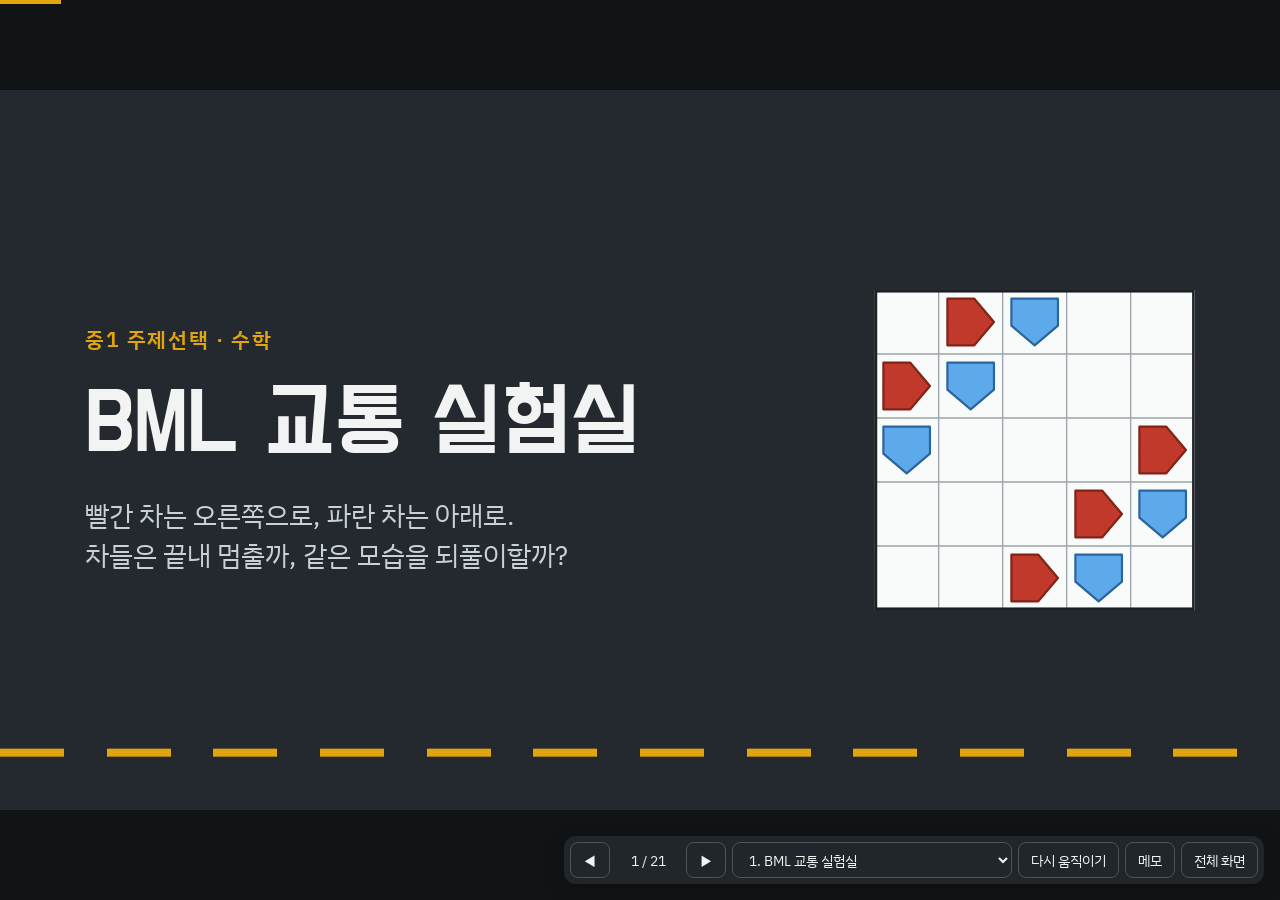
<file: slides.html>
<!doctype html>
<html lang="ko">
<head>
<meta charset="utf-8">
<meta name="viewport" content="width=device-width, initial-scale=1">
<title>BML 교통 실험실 · 수업 슬라이드</title>
<link rel="preconnect" href="https://fonts.googleapis.com">
<link rel="preconnect" href="https://fonts.gstatic.com" crossorigin>
<link rel="stylesheet" href="https://fonts.googleapis.com/css2?family=Do+Hyeon&family=IBM+Plex+Sans+KR:wght@400;500;600;700&display=swap">
<link rel="stylesheet" href="css/slides.css">
</head>
<body>
<!-- 이 파일의 장 내용은 'BML 교통모형 수업 슬라이드'와 같습니다. 판 그림(.bb)은 js/slide-board.js가 움직입니다. -->
<div id="progress"></div>
<div id="viewport">
<div id="stage">
<section id="cover" data-transition="fade" style="background:#23292E;color:#F1F4F3;font-family:'IBM Plex Sans KR', Arial, sans-serif;padding:128px;display:flex;flex-direction:row;align-items:center;justify-content:space-between;gap:96px">
<div style="position:absolute;left:0;bottom:80px;width:1920px;height:12px;background:repeating-linear-gradient(90deg, #E2A50E 0px, #E2A50E 96px, transparent 96px, transparent 160px)"></div>
<div style="flex:1;display:flex;flex-direction:column;gap:36px">
<p style="font-size:32px;color:#E2A50E;font-weight:600;letter-spacing:2px">중1 주제선택 · 수학</p>
<h1 style="font-family:'Do Hyeon', Arial, sans-serif;font-size:136px;font-weight:400;line-height:1.05;color:#F1F4F3">BML 교통 실험실</h1>
<p style="font-size:40px;line-height:1.5;color:#C9D1D5">빨간 차는 오른쪽으로, 파란 차는 아래로.<br>차들은 끝내 멈출까, 같은 모습을 되풀이할까?</p>
</div>
<div class="bb" role="img" aria-label="빨간 차와 파란 차가 대각선으로 엇갈려 놓인 5×5 판" data-b="R.B.. .B..R B..R. ..R.B .R.B." data-mode="flow" data-dur="520" data-gap="160" style="width:480px;height:480px"></div>
<aside>인사하고 오늘부터 두 시간 동안 할 활동을 소개합니다. 1차시에는 작은 판에서 규칙을 익히고 '고정'과 '반복'을 구별하는 눈을 기르고, 2차시에는 5×5 판에 차를 아무렇게나 놓는 실험으로 고정과 반복을 예상해 봅니다. 오른쪽 판은 차들이 대각선으로 엇갈려 있어서 영원히 멈추지 않고 달리는 배치예요.</aside>
</section>
<section id="hook" data-transition="fade" style="background:#EEF1F0;color:#1B2024;font-family:'IBM Plex Sans KR', Arial, sans-serif;padding:128px 128px 160px;display:flex;flex-direction:column;justify-content:center;gap:64px">
<div style="position:absolute;left:0;bottom:0;width:1920px;height:36px;background:#23292E"></div>
<div style="position:absolute;left:0;bottom:15px;width:1920px;height:6px;background:repeating-linear-gradient(90deg, #E2A50E 0px, #E2A50E 72px, transparent 72px, transparent 120px)"></div>
<h1 style="font-family:'Do Hyeon', Arial, sans-serif;font-size:96px;font-weight:400;line-height:1.2;color:#1B2024">신호등이 하나도 없는 교차로에<br>차가 점점 많아지면 어떻게 될까?</h1>
<div style="display:flex;flex-direction:row;gap:32px">
<p style="font-size:44px;font-weight:600;background:#DCF1E4;color:#1D7344;padding:20px 40px;border-radius:999px">계속 달린다</p>
<p style="font-size:44px;font-weight:600;background:#FBE4E1;color:#B3261E;padding:20px 40px;border-radius:999px">꽉 막혀 멈춘다</p>
<p style="font-size:44px;font-weight:600;background:#E9E6FA;color:#5A4BC0;padding:20px 40px;border-radius:999px">그 사이 어딘가?</p>
</div>
<aside>몇 명에게 생각을 듣고 칠판 구석에 남겨 둡니다. 이 질문은 2차시 마지막 '큰 판' 시연에서 다시 돌아옵니다. 오늘 쓰는 모형은 1992년 세 과학자(비함, 미들턴, 레빈)가 만든 BML 교통모형입니다.</aside>
</section>
<section id="rule1" data-transition="fade" style="background:#EEF1F0;color:#1B2024;font-family:'IBM Plex Sans KR', Arial, sans-serif;padding:128px 128px 160px;display:flex;flex-direction:column;gap:40px">
<div style="position:absolute;left:0;bottom:0;width:1920px;height:36px;background:#23292E"></div>
<div style="position:absolute;left:0;bottom:15px;width:1920px;height:6px;background:repeating-linear-gradient(90deg, #E2A50E 0px, #E2A50E 72px, transparent 72px, transparent 120px)"></div>
<div style="display:flex;flex-direction:row"><p style="font-size:28px;font-weight:600;background:#E2A50E;color:#2A1E00;padding:6px 22px;border-radius:999px">규칙 ①</p></div>
<h2 style="font-family:'Do Hyeon', Arial, sans-serif;font-size:72px;font-weight:400;line-height:1.15">빨간 차는 오른쪽, 파란 차는 아래쪽으로 한 칸씩</h2>
<div style="flex:1;display:flex;flex-direction:row;gap:48px;align-items:stretch">
<div style="flex:1;display:flex;flex-direction:column;align-items:center;justify-content:center;gap:28px;background:#FAFBFA;border:2px solid #D3D9DC;border-radius:24px;padding:48px">
<svg aria-label="빨간 차와 오른쪽 화살표" viewBox="0 0 400 160" width="400" height="160"><polygon points="20,20 92,20 140,80 92,140 20,140" fill="#C0392B" stroke="#82231A" stroke-width="5" stroke-linejoin="round"/><line x1="176" y1="80" x2="340" y2="80" stroke="#1B2024" stroke-width="12" stroke-linecap="round"/><polygon points="330,48 384,80 330,112" fill="#1B2024"/></svg>
<p style="font-size:44px;font-weight:600;color:#C0392B">빨간 차 → 오른쪽</p>
<div class="bb" role="img" aria-label="한 줄을 한 칸씩 오른쪽으로 가는 빨간 차" data-b="R...." data-mode="flow" data-gap="380" data-dur="560" style="width:500px;height:100px"></div>
</div>
<div style="flex:1;display:flex;flex-direction:column;align-items:center;justify-content:center;gap:28px;background:#FAFBFA;border:2px solid #D3D9DC;border-radius:24px;padding:48px">
<div style="display:flex;flex-direction:row;align-items:center;gap:72px"><svg aria-label="파란 차와 아래쪽 화살표" viewBox="0 0 160 300" width="160" height="300"><polygon points="20,20 140,20 140,92 80,140 20,92" fill="#5DA9E9" stroke="#28649F" stroke-width="5" stroke-linejoin="round"/><line x1="80" y1="168" x2="80" y2="244" stroke="#1B2024" stroke-width="12" stroke-linecap="round"/><polygon points="48,236 80,290 112,236" fill="#1B2024"/></svg><div class="bb" role="img" aria-label="한 열을 한 칸씩 아래로 가는 파란 차" data-b="B . . ." data-mode="flow" data-gap="380" data-dur="560" style="width:90px;height:360px"></div></div>
<p style="font-size:44px;font-weight:600;color:#1F6FB2">파란 차 ↓ 아래쪽</p>
</div>
</div>
<aside>차는 두 종류뿐이고, 정해진 방향으로만 한 칸씩 갑니다. 뒤로 가거나 방향을 바꾸지 않아요. 활동지 1번 규칙을 함께 읽습니다.</aside>
</section>
<section id="rule4" data-period="5000" data-transition="fade" style="background:#EEF1F0;color:#1B2024;font-family:'IBM Plex Sans KR', Arial, sans-serif;padding:128px 128px 160px;display:flex;flex-direction:column;gap:40px">
<div style="position:absolute;left:0;bottom:0;width:1920px;height:36px;background:#23292E"></div>
<div style="position:absolute;left:0;bottom:15px;width:1920px;height:6px;background:repeating-linear-gradient(90deg, #E2A50E 0px, #E2A50E 72px, transparent 72px, transparent 120px)"></div>
<div style="display:flex;flex-direction:row"><p style="font-size:28px;font-weight:600;background:#E2A50E;color:#2A1E00;padding:6px 22px;border-radius:999px">규칙 ②</p></div>
<h2 style="font-family:'Do Hyeon', Arial, sans-serif;font-size:72px;font-weight:400;line-height:1.15">판의 끝과 끝은 이어져 있다</h2>
<div style="flex:1;display:flex;flex-direction:row;align-items:center;justify-content:space-between;gap:64px">
<div style="display:flex;flex-direction:column;gap:28px">
<p style="font-size:32px;font-weight:600"><span style="color:#C0392B">빨간 차</span>: 오른쪽 끝 → 같은 줄 맨 왼쪽</p>
<div style="display:flex;flex-direction:row;align-items:center;gap:28px">
<div class="bb" role="img" aria-label="한 줄: 두 번째 칸과 다섯 번째 칸에 빨간 차, 둘 다 점선 표시" data-b=".R..R" data-mode="static" data-c="R" data-show="amber" style="width:400px;height:80px"></div>
<div class="arrow-r" style="width:96px;height:48px;background:#1B2024"></div>
<div class="bb" role="img" aria-label="빨강 차례 뒤: 다섯 번째 칸의 차가 첫 번째 칸으로 넘어감" data-b=".R..R" data-mode="half" data-c="R" data-show="amber" data-after="arrive" data-at="1000" style="width:400px;height:80px"></div>
</div>
</div>
<div style="display:flex;flex-direction:column;gap:28px;align-items:center">
<p style="font-size:32px;font-weight:600"><span style="color:#1F6FB2">파란 차</span>: 맨 아래 → 같은 열 맨 위</p>
<div style="display:flex;flex-direction:row;align-items:center;gap:28px">
<div class="bb" role="img" aria-label="한 열: 두 번째 칸과 다섯 번째 칸에 파란 차, 둘 다 점선 표시" data-b=". B . . B" data-mode="static" data-c="B" data-show="amber" style="width:72px;height:360px"></div>
<div class="arrow-r" style="width:96px;height:48px;background:#1B2024"></div>
<div class="bb" role="img" aria-label="파랑 차례 뒤: 맨 아래 칸의 차가 맨 위 칸으로 넘어감" data-b=". B . . B" data-mode="half" data-c="B" data-show="amber" data-after="arrive" data-at="2600" style="width:72px;height:360px"></div>
</div>
</div>
</div>
<p style="font-size:30px;color:#4F5860">판 가장자리에는 같은 번호 줄, 같은 글자 열끼리 이어져 있다는 표시가 있어요.</p>
<aside>터널처럼 오른쪽으로 나가면 왼쪽으로 들어온다고 설명하면 잘 받아들입니다. 다음 슬라이드의 3×3 예시에서도 오른쪽 끝의 빨간 차가 왼쪽 처음 칸으로 넘어가므로 이 규칙을 먼저 익힙니다. 활동지 마지막 쪽 판의 가장자리 번호와 글자를 보여 주세요.</aside>
</section>
<section id="rule2" data-period="6400" data-transition="fade" style="background:#EEF1F0;color:#1B2024;font-family:'IBM Plex Sans KR', Arial, sans-serif;padding:128px 128px 160px;display:flex;flex-direction:column;gap:40px">
<div style="position:absolute;left:0;bottom:0;width:1920px;height:36px;background:#23292E"></div>
<div style="position:absolute;left:0;bottom:15px;width:1920px;height:6px;background:repeating-linear-gradient(90deg, #E2A50E 0px, #E2A50E 72px, transparent 72px, transparent 120px)"></div>
<div style="display:flex;flex-direction:row"><p style="font-size:28px;font-weight:600;background:#E2A50E;color:#2A1E00;padding:6px 22px;border-radius:999px">규칙 ③</p></div>
<h2 style="font-family:'Do Hyeon', Arial, sans-serif;font-size:72px;font-weight:400;line-height:1.15">빨강 차례 다음 파랑 차례, 둘을 합쳐 1라운드</h2>
<div style="flex:1;display:flex;flex-direction:row;align-items:center;justify-content:center;gap:40px">
<div style="display:flex;flex-direction:column;align-items:center;gap:20px">
<div class="bb" role="img" aria-label="처음 판: 움직일 빨간 차 두 대에 점선 표시" data-b=".BR BR. ..." data-mode="static" data-c="R" data-show="amber" style="width:330px;height:330px"></div>
<p style="font-size:32px;font-weight:600">처음</p>
</div>
<div style="display:flex;flex-direction:column;align-items:center;gap:12px">
<p style="font-size:28px;font-weight:600;color:#C0392B">빨강 차례</p>
<div class="arrow-r" style="width:120px;height:60px;background:#1B2024"></div>
</div>
<div style="display:flex;flex-direction:column;align-items:center;gap:20px">
<div class="bb" role="img" aria-label="빨강 차례 뒤 판: 빨간 차 두 대가 도착한 칸이 노랗게 표시되고, 움직일 파란 차에 점선 표시" data-b=".BR BR. ..." data-mode="half" data-c="R" data-show="amber" data-after="arrive next" data-at="1000" style="width:330px;height:330px"></div>
<p style="font-size:32px;font-weight:600">빨강 차례 뒤</p>
</div>
<div style="display:flex;flex-direction:column;align-items:center;gap:12px">
<p style="font-size:28px;font-weight:600;color:#1F6FB2">파랑 차례</p>
<div class="arrow-r" style="width:120px;height:60px;background:#1B2024"></div>
</div>
<div style="display:flex;flex-direction:column;align-items:center;gap:20px">
<div class="bb" role="img" aria-label="파랑 차례 뒤 판: 1라운드가 끝난 모습" data-b="RB. B.R ..." data-mode="half" data-c="B" data-show="amber" data-after="arrive" data-at="3300" style="width:330px;height:330px"></div>
<p style="font-size:32px;font-weight:600">1라운드 끝</p>
</div>
</div>
<p style="font-size:28px;color:#4F5860;text-align:center">점선: 이번 차례에 움직일 차 · 노란 칸: 방금 도착한 차</p>
<aside>1라운드 안에서도 빨간 차가 먼저, 파란 차가 나중입니다. 빨간 차와 파란 차를 한꺼번에 움직이는 실수가 많아요. 라운드 기록은 파랑 차례까지 끝난 모습만 그립니다.</aside>
</section>
<section id="rule3" data-period="4800" data-transition="fade" style="display:flex; flex-direction:column; gap:40px; padding:128px 128px 160px; background:#eef1f0">
  <div style="position:absolute; bottom:0; left:0; width:1920px; height:36px; display:flex; flex-direction:column; background:#23292e">
  </div>
  <div style="position:absolute; bottom:15px; left:0; width:1920px; height:6px; display:flex; flex-direction:column; background:repeating-linear-gradient(90deg, #e2a50e 0, #e2a50e 72px, #00000000 72px, #00000000 120px)">
  </div>
  <div style="display:flex; flex-direction:row">
    <p style="padding:6px 22px; font-family:'IBM Plex Sans KR', Arial, sans-serif; font-size:28px; font-weight:600; color:#2a1e00; background:#e2a50e; border-radius:256px">규칙 ④</p>
  </div>
  <h2 style="font-family:'Do Hyeon', Arial, sans-serif; font-size:72px; font-weight:400; line-height:1.15; color:#1b2024">바로 앞 칸이 빈 차만, 같은 색끼리 동시에</h2>
  <div style="display:flex; flex-direction:column; gap:48px; justify-content:center; flex:1">
    <div style="display:flex; flex-direction:row; gap:40px; align-items:center; justify-content:center">
      <div style="display:flex; flex-direction:column; gap:16px; align-items:center">
        <div class="bb" role="img" aria-label="한 줄에 빨간 차 세 대: 앞이 빈 두 번째 차에만 점선 표시" data-b="RR..R" data-mode="static" data-c="R" data-show="amber" style="width:600px;height:120px"></div>
        <p style="font-family:'IBM Plex Sans KR', Arial, sans-serif; font-size:28px; color:#4f5860">빨강 차례 전</p>
      </div>
      <div style="display:flex; flex-direction:column; gap:12px; align-items:center">
        <p style="font-family:'IBM Plex Sans KR', Arial, sans-serif; font-size:28px; font-weight:600; color:#c0392b">빨강 차례</p>
        <div class="arrow-r" style="width:120px; height:60px; background:#1b2024"></div>
      </div>
      <div style="display:flex; flex-direction:column; gap:16px; align-items:center">
        <div class="bb" role="img" aria-label="빨강 차례 뒤: 두 번째 차만 한 칸 앞으로 갔고 첫 번째 차는 그대로" data-b="RR..R" data-mode="half" data-c="R" data-show="amber" data-after="arrive" data-at="1100" style="width:600px;height:120px"></div>
        <p style="font-family:'IBM Plex Sans KR', Arial, sans-serif; font-size:28px; color:#4f5860">빨강 차례 뒤</p>
      </div>
    </div>
    <div style="display:flex; flex-direction:row; gap:32px; align-items:center; padding:36px 48px; background:#fafbfa; border:2px solid #d3d9dc; border-radius:24px">
      <span class="ic" aria-hidden="true" style="width:64px; height:64px; color:#b3261e"><svg viewBox="0 0 24 24" fill="none" stroke="currentColor" stroke-width="2" stroke-linecap="round" stroke-linejoin="round"><path d="M10.3 3.9 1.8 18a2 2 0 0 0 1.7 3h17a2 2 0 0 0 1.7-3L13.7 3.9a2 2 0 0 0-3.4 0z"/><line x1="12" y1="9" x2="12" y2="13"/><line x1="12" y1="17" x2="12.01" y2="17"/></svg></span>
      <p style="flex:1; font-family:'IBM Plex Sans KR', Arial, sans-serif; font-size:36px; line-height:1.45; color:#1b2024">맨 앞 차는 왜 못 움직였을까? 앞차가 떠난 칸에 뒤차가 <b>바로 들어가지 않아요</b>.<br>갈 수 있는 차를 먼저 모두 표시하고, 한꺼번에 옮기세요.</p>
    </div>
  </div>
  <aside>가장 많이 틀리는 규칙입니다. 첫 번째 차의 앞은 차례가 시작될 때 막혀 있었으므로, 두 번째 차가 떠나도 이번 차례에는 움직이지 않습니다. 오른쪽 끝의 차는 앞(같은 줄 맨 왼쪽)이 막혀 있어서 그대로입니다. 다음 장부터 '① ○× 표시하기 → ② ○ 차만 한꺼번에 옮기기' 두 단계를 예제로 익힙니다.</aside>
</section>
<section id="rule4how" data-period="5400" data-transition="fade" style="background:#EEF1F0;color:#1B2024;font-family:'IBM Plex Sans KR', Arial, sans-serif;padding:128px 128px 160px;display:flex;flex-direction:column;gap:36px">
<div style="position:absolute;left:0;bottom:0;width:1920px;height:36px;background:#23292E"></div>
<div style="position:absolute;left:0;bottom:15px;width:1920px;height:6px;background:repeating-linear-gradient(90deg, #E2A50E 0px, #E2A50E 72px, transparent 72px, transparent 120px)"></div>
<div style="display:flex;flex-direction:row"><p style="font-size:28px;font-weight:600;background:#E2A50E;color:#2A1E00;padding:6px 22px;border-radius:999px">규칙 ④ 익히기</p></div>
<h2 style="font-family:'Do Hyeon', Arial, sans-serif;font-size:72px;font-weight:400;line-height:1.15">먼저 표시하고, 한꺼번에 옮기기</h2>
<div style="flex:1;display:flex;flex-direction:row;align-items:center;justify-content:center;gap:28px">
<div style="display:flex;flex-direction:column;gap:12px;align-items:center">
<svg aria-label="예제 1 처음: 2줄 가열과 나열에 빨간 차" viewBox="0 0 290 290" width="290" height="290"><rect x="5" y="5" width="280.0" height="280.0" fill="#F9FBFA"/><line x1="98.3" y1="5" x2="98.3" y2="285.0" stroke="#9AA4AA" stroke-width="1.9"/><line x1="5" y1="98.3" x2="285.0" y2="98.3" stroke="#9AA4AA" stroke-width="1.9"/><line x1="191.7" y1="5" x2="191.7" y2="285.0" stroke="#9AA4AA" stroke-width="1.9"/><line x1="5" y1="191.7" x2="285.0" y2="191.7" stroke="#9AA4AA" stroke-width="1.9"/><polygon points="18.1,111.4 57.3,111.4 85.3,145.0 57.3,178.6 18.1,178.6" fill="#C0392B" stroke="#82231A" stroke-width="3.7" stroke-linejoin="round"/><polygon points="111.4,111.4 150.6,111.4 178.6,145.0 150.6,178.6 111.4,178.6" fill="#C0392B" stroke="#82231A" stroke-width="3.7" stroke-linejoin="round"/><rect x="5" y="5" width="280.0" height="280.0" fill="none" stroke="#1B2024" stroke-width="4.7"/></svg>
<p style="font-size:30px;font-weight:600;color:#1B2024">예제 1 · 빨강 차례</p>
</div>
<div class="arrow-r" style="width:80px;height:40px;background:#1B2024"></div>
<div style="display:flex;flex-direction:column;gap:12px;align-items:center">
<svg aria-label="① 표시하기: 2가 차는 ×, 2나 차는 ○, 2다 칸에 점선" viewBox="0 0 290 290" width="290" height="290"><rect x="5" y="5" width="280.0" height="280.0" fill="#F9FBFA"/><line x1="98.3" y1="5" x2="98.3" y2="285.0" stroke="#9AA4AA" stroke-width="1.9"/><line x1="5" y1="98.3" x2="285.0" y2="98.3" stroke="#9AA4AA" stroke-width="1.9"/><line x1="191.7" y1="5" x2="191.7" y2="285.0" stroke="#9AA4AA" stroke-width="1.9"/><line x1="5" y1="191.7" x2="285.0" y2="191.7" stroke="#9AA4AA" stroke-width="1.9"/><rect x="200.1" y="106.7" width="76.5" height="76.5" rx="9.3" fill="none" stroke="#1D7344" stroke-width="4.7" stroke-dasharray="11.2 7.5"/><polygon points="18.1,111.4 57.3,111.4 85.3,145.0 57.3,178.6 18.1,178.6" fill="#C0392B" stroke="#82231A" stroke-width="3.7" stroke-linejoin="round" opacity="0.45"/><circle cx="77.8" cy="118.9" r="15.9" fill="#B3261E"/><path d="M71.3 112.3L84.3 125.4M84.3 112.3L71.3 125.4" stroke="#FFFFFF" stroke-width="4.7" stroke-linecap="round"/><rect x="101.1" y="101.1" width="87.7" height="87.7" fill="none" stroke="#1D7344" stroke-width="5.6"/><polygon points="111.4,111.4 150.6,111.4 178.6,145.0 150.6,178.6 111.4,178.6" fill="#C0392B" stroke="#82231A" stroke-width="3.7" stroke-linejoin="round"/><circle cx="171.1" cy="118.9" r="15.9" fill="#FFFFFF" stroke="#1D7344" stroke-width="2.8"/><circle cx="171.1" cy="118.9" r="7.9" fill="none" stroke="#1D7344" stroke-width="4.7"/><rect x="5" y="5" width="280.0" height="280.0" fill="none" stroke="#1B2024" stroke-width="4.7"/></svg>
<p style="font-size:30px;font-weight:600;color:#1D7344">① 표시하기</p>
</div>
<div class="arrow-r" style="width:80px;height:40px;background:#1B2024"></div>
<div style="display:flex;flex-direction:column;gap:12px;align-items:center">
<div class="bb" role="img" aria-label="② 옮긴 뒤: 2가와 2다에 빨간 차" data-b="... RR. ..." data-mode="half" data-c="R" data-show="ox" data-at="1700" style="width:290px;height:290px"></div>
<p style="font-size:30px;font-weight:600;color:#1D7344">② ○ 차만 한꺼번에</p>
</div>
</div>
<div style="display:flex;flex-direction:row;gap:32px">
<div style="flex:1;display:flex;flex-direction:column;gap:8px;background:#FAFBFA;border:2px solid #D3D9DC;border-radius:20px;padding:24px 32px">
<h3 style="font-size:32px;font-weight:600">① 표시하기 <span style="color:#1D7344">○</span> / <span style="color:#B3261E">×</span></h3>
<p style="font-size:28px;line-height:1.45">이번 차례 색의 차마다 바로 앞 칸을 봐요. 비었으면 ○, 차가 있으면 ×. 아직 아무 차도 옮기지 않아요.</p>
</div>
<div style="flex:1;display:flex;flex-direction:column;gap:8px;background:#FBF0CF;border:2px solid #E2A50E;border-radius:20px;padding:24px 32px">
<h3 style="font-size:32px;font-weight:600">② 옮기기</h3>
<p style="font-size:28px;line-height:1.45">○ 차만 한꺼번에 한 칸씩. × 차는 앞차가 이번 차례에 떠나도 그대로예요.</p>
</div>
</div>
<aside>규칙 ④를 손으로 할 때 가장 많이 하는 실수는 차를 하나씩 옮기다가, 앞차가 비운 칸에 뒤차까지 옮기는 것입니다. 그래서 차례마다 두 단계로 나눕니다. ① 이번 차례 색의 차를 모두 보고 갈 수 있는 차(○)와 막힌 차(×)를 표시하기(이때는 아무것도 옮기지 않음), ② ○ 차만 한꺼번에 옮기기. 교사 화면 '규칙 익히기' 탭의 예제 1을 띄우고 '① 빨강 차 ○× 표시하기'를 누르기 전에 학생들에게 어느 차가 갈 수 있는지 먼저 물어보세요. 표시가 뜬 뒤 '② ○ 차만 한꺼번에 옮기기'를 누르면 ○ 차만 미끄러져 가고 × 차는 멈칫합니다. 예제 2는 같은 상황의 파란 차입니다. 다음 두 장의 예제를 본 뒤, 활동지 2번 '표시하고 옮기기 연습'을 풉니다(답은 교사용 안내).</aside>
</section>
<section id="rule4ex" data-transition="fade" style="background:#EEF1F0;color:#1B2024;font-family:'IBM Plex Sans KR', Arial, sans-serif;padding:128px 128px 160px;display:flex;flex-direction:column;gap:36px">
<div style="position:absolute;left:0;bottom:0;width:1920px;height:36px;background:#23292E"></div>
<div style="position:absolute;left:0;bottom:15px;width:1920px;height:6px;background:repeating-linear-gradient(90deg, #E2A50E 0px, #E2A50E 72px, transparent 72px, transparent 120px)"></div>
<div style="display:flex;flex-direction:row"><p style="font-size:28px;font-weight:600;background:#E2A50E;color:#2A1E00;padding:6px 22px;border-radius:999px">규칙 ④ 예제</p></div>
<h2 style="font-family:'Do Hyeon', Arial, sans-serif;font-size:72px;font-weight:400;line-height:1.15">어느 차가 갈 수 있을까? ○와 ×부터</h2>
<div style="flex:1;display:flex;flex-direction:row;gap:32px;align-items:stretch">
<div style="flex:1;display:flex;flex-direction:column;gap:16px;align-items:center;background:#FAFBFA;border:2px solid #D3D9DC;border-radius:24px;padding:28px 28px">
<h3 style="font-size:32px;font-weight:600;align-self:flex-start">예제 3 · 빨강 차례</h3>
<svg aria-label="예제 3: 2줄이 빨간 차로 꽉 참" viewBox="0 0 320 320" width="320" height="320"><rect x="6" y="6" width="308.0" height="308.0" fill="#F9FBFA"/><line x1="108.7" y1="6" x2="108.7" y2="314.0" stroke="#9AA4AA" stroke-width="2.1"/><line x1="6" y1="108.7" x2="314.0" y2="108.7" stroke="#9AA4AA" stroke-width="2.1"/><line x1="211.3" y1="6" x2="211.3" y2="314.0" stroke="#9AA4AA" stroke-width="2.1"/><line x1="6" y1="211.3" x2="314.0" y2="211.3" stroke="#9AA4AA" stroke-width="2.1"/><polygon points="20.4,123.0 63.5,123.0 94.3,160.0 63.5,197.0 20.4,197.0" fill="#C0392B" stroke="#82231A" stroke-width="4.1" stroke-linejoin="round"/><polygon points="123.0,123.0 166.2,123.0 197.0,160.0 166.2,197.0 123.0,197.0" fill="#C0392B" stroke="#82231A" stroke-width="4.1" stroke-linejoin="round"/><polygon points="225.7,123.0 268.8,123.0 299.6,160.0 268.8,197.0 225.7,197.0" fill="#C0392B" stroke="#82231A" stroke-width="4.1" stroke-linejoin="round"/><rect x="6" y="6" width="308.0" height="308.0" fill="none" stroke="#1B2024" stroke-width="5.1"/></svg><p style="font-size:28px;line-height:1.45;align-self:stretch">빨간 차 세 대가 한 줄을 꽉 채웠어요.</p>
</div>
<div style="flex:1;display:flex;flex-direction:column;gap:16px;align-items:center;background:#FAFBFA;border:2px solid #D3D9DC;border-radius:24px;padding:28px 28px">
<h3 style="font-size:32px;font-weight:600;align-self:flex-start">예제 4 · 1라운드</h3>
<svg aria-label="예제 4: 1나에 파란 차, 2가에 빨간 차" viewBox="0 0 320 320" width="320" height="320"><rect x="6" y="6" width="308.0" height="308.0" fill="#F9FBFA"/><line x1="108.7" y1="6" x2="108.7" y2="314.0" stroke="#9AA4AA" stroke-width="2.1"/><line x1="6" y1="108.7" x2="314.0" y2="108.7" stroke="#9AA4AA" stroke-width="2.1"/><line x1="211.3" y1="6" x2="211.3" y2="314.0" stroke="#9AA4AA" stroke-width="2.1"/><line x1="6" y1="211.3" x2="314.0" y2="211.3" stroke="#9AA4AA" stroke-width="2.1"/><polygon points="123.0,20.4 197.0,20.4 197.0,63.5 160.0,94.3 123.0,63.5" fill="#5DA9E9" stroke="#28649F" stroke-width="4.1" stroke-linejoin="round"/><polygon points="20.4,123.0 63.5,123.0 94.3,160.0 63.5,197.0 20.4,197.0" fill="#C0392B" stroke="#82231A" stroke-width="4.1" stroke-linejoin="round"/><rect x="6" y="6" width="308.0" height="308.0" fill="none" stroke="#1B2024" stroke-width="5.1"/></svg><p style="font-size:28px;line-height:1.45;align-self:stretch">빨강 차례 → 파랑 차례. 파란 차는 갈 수 있을까?</p>
</div>
<div style="flex:1;display:flex;flex-direction:column;gap:16px;align-items:center;background:#FAFBFA;border:2px solid #D3D9DC;border-radius:24px;padding:28px 28px">
<h3 style="font-size:32px;font-weight:600;align-self:flex-start">예제 5 · 빨강 차례</h3>
<svg aria-label="예제 5: 4×4 판에 빨간 차 5대, 파란 차 4대" viewBox="0 0 320 320" width="320" height="320"><rect x="6" y="6" width="308.0" height="308.0" fill="#F9FBFA"/><line x1="83.0" y1="6" x2="83.0" y2="314.0" stroke="#9AA4AA" stroke-width="1.5"/><line x1="6" y1="83.0" x2="314.0" y2="83.0" stroke="#9AA4AA" stroke-width="1.5"/><line x1="160.0" y1="6" x2="160.0" y2="314.0" stroke="#9AA4AA" stroke-width="1.5"/><line x1="6" y1="160.0" x2="314.0" y2="160.0" stroke="#9AA4AA" stroke-width="1.5"/><line x1="237.0" y1="6" x2="237.0" y2="314.0" stroke="#9AA4AA" stroke-width="1.5"/><line x1="6" y1="237.0" x2="314.0" y2="237.0" stroke="#9AA4AA" stroke-width="1.5"/><polygon points="16.8,16.8 49.1,16.8 72.2,44.5 49.1,72.2 16.8,72.2" fill="#C0392B" stroke="#82231A" stroke-width="3.1" stroke-linejoin="round"/><polygon points="93.8,16.8 126.1,16.8 149.2,44.5 126.1,72.2 93.8,72.2" fill="#C0392B" stroke="#82231A" stroke-width="3.1" stroke-linejoin="round"/><polygon points="247.8,16.8 303.2,16.8 303.2,49.1 275.5,72.2 247.8,49.1" fill="#5DA9E9" stroke="#28649F" stroke-width="3.1" stroke-linejoin="round"/><polygon points="247.8,93.8 303.2,93.8 303.2,126.1 275.5,149.2 247.8,126.1" fill="#5DA9E9" stroke="#28649F" stroke-width="3.1" stroke-linejoin="round"/><polygon points="16.8,170.8 72.2,170.8 72.2,203.1 44.5,226.2 16.8,203.1" fill="#5DA9E9" stroke="#28649F" stroke-width="3.1" stroke-linejoin="round"/><polygon points="93.8,170.8 126.1,170.8 149.2,198.5 126.1,226.2 93.8,226.2" fill="#C0392B" stroke="#82231A" stroke-width="3.1" stroke-linejoin="round"/><polygon points="170.8,170.8 203.1,170.8 226.2,198.5 203.1,226.2 170.8,226.2" fill="#C0392B" stroke="#82231A" stroke-width="3.1" stroke-linejoin="round"/><polygon points="247.8,170.8 280.1,170.8 303.2,198.5 280.1,226.2 247.8,226.2" fill="#C0392B" stroke="#82231A" stroke-width="3.1" stroke-linejoin="round"/><polygon points="170.8,247.8 226.2,247.8 226.2,280.1 198.5,303.2 170.8,280.1" fill="#5DA9E9" stroke="#28649F" stroke-width="3.1" stroke-linejoin="round"/><rect x="6" y="6" width="308.0" height="308.0" fill="none" stroke="#1B2024" stroke-width="3.9"/></svg><p style="font-size:28px;line-height:1.45;align-self:stretch">빨간 차 5대에 ○와 ×를 표시해 보세요.</p>
</div>
</div>
<aside>짝과 말로 먼저 답해 보게 한 뒤 다음 슬라이드로 답을 봅니다. 교사 화면 '규칙 익히기'의 예제 3·4(3×3)와 예제 5(4×4 맨 끝)에서 '① 표시하기 → ② 옮기기'로 직접 돌려 보여 줘도 좋습니다. 예제 3은 꽉 찬 줄이라 모두 ×, 예제 4는 빨강이 먼저 움직인 뒤의 판을 보고 파랑을 표시해야 한다는 점(규칙 ③), 예제 5는 판 끝을 넘는 앞 칸(규칙 ②)까지 함께 확인하는 문제입니다.</aside>
</section>
<section id="rule4ans" data-period="7200" data-transition="fade" style="background:#EEF1F0;color:#1B2024;font-family:'IBM Plex Sans KR', Arial, sans-serif;padding:128px 128px 160px;display:flex;flex-direction:column;gap:36px">
<div style="position:absolute;left:0;bottom:0;width:1920px;height:36px;background:#23292E"></div>
<div style="position:absolute;left:0;bottom:15px;width:1920px;height:6px;background:repeating-linear-gradient(90deg, #E2A50E 0px, #E2A50E 72px, transparent 72px, transparent 120px)"></div>
<div style="display:flex;flex-direction:row"><p style="font-size:28px;font-weight:600;background:#E2A50E;color:#2A1E00;padding:6px 22px;border-radius:999px">규칙 ④ 예제 · 답</p></div>
<h2 style="font-family:'Do Hyeon', Arial, sans-serif;font-size:72px;font-weight:400;line-height:1.15">○ 차만 한꺼번에, × 차는 그대로</h2>
<div style="flex:1;display:flex;flex-direction:row;gap:32px;align-items:stretch">
<div style="flex:1;display:flex;flex-direction:column;gap:16px;align-items:center;background:#FAFBFA;border:2px solid #D3D9DC;border-radius:24px;padding:28px 28px">
<h3 style="font-size:32px;font-weight:600;align-self:flex-start">예제 3 · 모두 ×</h3>
<div class="bb" role="img" aria-label="예제 3 답: 세 차 모두 ×" data-b="... RRR ..." data-mode="half" data-c="R" data-show="ox" data-at="1500" style="width:320px;height:320px"></div><p style="font-size:28px;line-height:1.45;align-self:stretch">맨 오른쪽 차의 앞은 같은 줄 맨 왼쪽 칸이고, 거기도 차가 있어요.</p>
</div>
<div style="flex:1;display:flex;flex-direction:column;gap:16px;align-items:center;background:#FAFBFA;border:2px solid #D3D9DC;border-radius:24px;padding:28px 28px">
<h3 style="font-size:32px;font-weight:600;align-self:flex-start">예제 4 · 파랑은 ×</h3>
<div style="display:flex;flex-direction:row;gap:12px;align-items:center">
<div style="display:flex;flex-direction:column;gap:6px;align-items:center"><div class="bb" role="img" aria-label="예제 4 빨강 차례 표시: 2가 ○" data-b=".B. R.. ..." data-mode="half" data-c="R" data-show="ox" data-after="arrive" data-at="1500" style="width:200px;height:200px"></div><p style="font-size:24px;font-weight:600;color:#C0392B">빨강 ①</p></div>
<div class="arrow-r" style="width:44px;height:24px;background:#1B2024"></div>
<div style="display:flex;flex-direction:column;gap:6px;align-items:center"><div class="bb" role="img" aria-label="예제 4 파랑 차례 표시: 빨간 차가 2나로 온 뒤 1나 파란 차 ×" data-b=".B. .R. ..." data-mode="half" data-c="B" data-show="ox" data-at="3900" style="width:200px;height:200px"></div><p style="font-size:24px;font-weight:600;color:#1F6FB2">파랑 ①</p></div>
</div>
<p style="font-size:28px;line-height:1.45;align-self:stretch">빨간 차가 먼저 파란 차 바로 아래로 왔어요. 파랑은 바뀐 판을 보고 표시해요.</p>
</div>
<div style="flex:1;display:flex;flex-direction:column;gap:16px;align-items:center;background:#FAFBFA;border:2px solid #D3D9DC;border-radius:24px;padding:28px 28px">
<h3 style="font-size:32px;font-weight:600;align-self:flex-start">예제 5 · ○는 하나</h3>
<div class="bb" role="img" aria-label="예제 5 답: 1나 차만 ○, 나머지 빨간 차 ×" data-b="RR.B ...B BRRR ..B." data-mode="half" data-c="R" data-show="ox" data-after="arrive" data-at="1500" style="width:320px;height:320px"></div><p style="font-size:28px;line-height:1.45;align-self:stretch">첫째 줄 둘째 차만 ○. 셋째 줄 맨 오른쪽 차의 앞은 맨 왼쪽 파란 차예요.</p>
</div>
</div>
<aside>답을 확인한 뒤 교사 화면에서 '② 옮기기'까지 눌러 ○ 차만 움직이는 모습을 보여 줍니다. 예제 5에서 파랑 차례까지 이어 가면, 4다의 파란 차는 앞(1다, 판 끝을 넘은 칸)에 빨간 차가 방금 들어와서 ×가 됩니다. 손 활동(활동 1)에서도 차례마다 ○×를 먼저 짚고 옮기게 하세요.</aside>
</section>
<section id="record" data-period="11500" data-transition="fade" style="background:#EEF1F0;color:#1B2024;font-family:'IBM Plex Sans KR', Arial, sans-serif;padding:128px 128px 160px;display:flex;flex-direction:column;gap:40px">
<div style="position:absolute;left:0;bottom:0;width:1920px;height:36px;background:#23292E"></div>
<div style="position:absolute;left:0;bottom:15px;width:1920px;height:6px;background:repeating-linear-gradient(90deg, #E2A50E 0px, #E2A50E 72px, transparent 72px, transparent 120px)"></div>
<div style="display:flex;flex-direction:row"><p style="font-size:28px;font-weight:600;background:#E2A50E;color:#2A1E00;padding:6px 22px;border-radius:999px">라운드 기록</p></div>
<h2 style="font-family:'Do Hyeon', Arial, sans-serif;font-size:72px;font-weight:400;line-height:1.15">라운드마다 판을 기록하면 보이는 것</h2>
<div style="flex:1;display:flex;flex-direction:column;justify-content:center;gap:48px">
<div style="display:flex;flex-direction:row;justify-content:center;gap:24px">
<div style="display:flex;flex-direction:column;align-items:center;gap:16px;background:#E9E6FA;border:4px solid #6A5ACD;border-radius:20px;padding:20px">
<p style="font-size:30px;font-weight:600;color:#5A4BC0">처음</p>
<div class="bb" role="img" aria-label="처음 판" data-b="BB. RR. ..." data-mode="static" style="width:180px;height:180px"></div>
</div>
<div style="display:flex;flex-direction:column;align-items:center;gap:16px;background:#FAFBFA;border:2px solid #D3D9DC;border-radius:20px;padding:22px">
<p style="font-size:30px;font-weight:600">1라운드</p>
<div class="bb" role="img" aria-label="1라운드 뒤 판" data-b="BB. RR. ..." data-mode="round" data-rounds="0" data-at="700" style="width:180px;height:180px"></div>
</div>
<div style="display:flex;flex-direction:column;align-items:center;gap:16px;background:#FAFBFA;border:2px solid #D3D9DC;border-radius:20px;padding:22px">
<p style="font-size:30px;font-weight:600">2라운드</p>
<div class="bb" role="img" aria-label="2라운드 뒤 판" data-b="BB. RR. ..." data-mode="round" data-rounds="1" data-at="2400" style="width:180px;height:180px"></div>
</div>
<div style="display:flex;flex-direction:column;align-items:center;gap:16px;background:#FAFBFA;border:2px solid #D3D9DC;border-radius:20px;padding:22px">
<p style="font-size:30px;font-weight:600">3라운드</p>
<div class="bb" role="img" aria-label="3라운드 뒤 판" data-b="BB. RR. ..." data-mode="round" data-rounds="2" data-at="4100" style="width:180px;height:180px"></div>
</div>
<div style="display:flex;flex-direction:column;align-items:center;gap:16px;background:#FAFBFA;border:2px solid #D3D9DC;border-radius:20px;padding:22px">
<p style="font-size:30px;font-weight:600">4라운드</p>
<div class="bb" role="img" aria-label="4라운드 뒤 판" data-b="BB. RR. ..." data-mode="round" data-rounds="3" data-at="5800" style="width:180px;height:180px"></div>
</div>
<div style="display:flex;flex-direction:column;align-items:center;gap:16px;background:#E9E6FA;border:4px solid #6A5ACD;border-radius:20px;padding:20px">
<p style="font-size:30px;font-weight:600;color:#5A4BC0">5라운드</p>
<div class="bb" role="img" aria-label="5라운드 뒤 판: 처음 판과 같은 모습" data-b="BB. RR. ..." data-mode="round" data-rounds="4" data-at="7500" style="width:180px;height:180px"></div>
</div>
</div>
<p style="font-family:'Do Hyeon', Arial, sans-serif;font-size:56px;text-align:center;color:#5A4BC0">5라운드 모습 = 처음 모습 → 이제부터 5라운드마다 되풀이</p>
</div>
<aside>시연 ③의 라운드 기록입니다. 시연할 때는 교사 화면 '규칙 익히기' 탭에서 '같은 모습 자동으로 찾기'를 끄고 한 라운드씩 진행하면서 "앞에서 본 모습이 또 나왔나?"를 물어 보세요. 학생들이 찾은 뒤에 이 슬라이드로 정리합니다.</aside>
</section>
<section id="verdict" data-transition="fade" style="background:#EEF1F0;color:#1B2024;font-family:'IBM Plex Sans KR', Arial, sans-serif;padding:128px 128px 160px;display:flex;flex-direction:column;gap:32px">
<div style="position:absolute;left:0;bottom:0;width:1920px;height:36px;background:#23292E"></div>
<div style="position:absolute;left:0;bottom:15px;width:1920px;height:6px;background:repeating-linear-gradient(90deg, #E2A50E 0px, #E2A50E 72px, transparent 72px, transparent 120px)"></div>
<div style="display:flex;flex-direction:row"><p style="font-size:28px;font-weight:600;background:#E2A50E;color:#2A1E00;padding:6px 22px;border-radius:999px">판정 기준</p></div>
<h2 style="font-family:'Do Hyeon', Arial, sans-serif;font-size:72px;font-weight:400;line-height:1.15">고정일까, 반복일까?</h2>
<div style="flex:1;display:flex;flex-direction:row;gap:48px">
<div style="flex:1;display:flex;flex-direction:column;gap:18px;background:#FBE4E1;border:3px solid #B3261E;border-radius:24px;padding:40px">
<h3 style="font-family:'Do Hyeon', Arial, sans-serif;font-size:64px;font-weight:400;color:#B3261E">고정</h3>
<p style="font-size:40px;font-weight:600;line-height:1.4">한 라운드 동안<br>아무 차도 움직이지 못한다</p>
<p style="font-size:32px;line-height:1.45;color:#4F5860">→ 영원히 그 모습 그대로</p>
<div style="margin-top:auto;align-self:center"><div class="bb" role="img" aria-label="시연 ①: 몇 라운드 움직이다 모두 멈추는 판" data-b="BBR RR. B.." data-mode="flow" data-until="fixed" data-dur="460" style="width:170px;height:170px"></div></div>
</div>
<div style="flex:1.3;display:flex;flex-direction:column;gap:18px;background:#E9E6FA;border:3px solid #6A5ACD;border-radius:24px;padding:40px">
<h3 style="font-family:'Do Hyeon', Arial, sans-serif;font-size:64px;font-weight:400;color:#5A4BC0">반복</h3>
<p style="font-size:40px;font-weight:600;line-height:1.4">전에 나온 판 모습이<br>다시 나온다</p>
<p style="font-size:32px;line-height:1.45;color:#4F5860">→ 그때부터 같은 움직임이 되풀이</p>
<div style="display:flex;flex-direction:row;gap:20px">
<div style="flex:1;display:flex;flex-direction:row;align-items:center;gap:16px;background:#DCF1E4;color:#1D7344;padding:12px 16px 12px 24px;border-radius:16px"><p style="flex:1;font-size:30px;line-height:1.4"><b>모두 움직임</b><br>모든 차가 쉬지 않고</p><div class="bb" role="img" aria-label="시연 ②: 모든 차가 쉬지 않고 움직이는 판" data-b=".BR BR. ..." data-mode="flow" data-max="6" data-dur="460" style="width:116px;height:116px"></div></div>
<div style="flex:1;display:flex;flex-direction:row;align-items:center;gap:16px;background:#FAFBFA;color:#5A4BC0;padding:12px 16px 12px 24px;border-radius:16px"><p style="flex:1;font-size:30px;line-height:1.4"><b>몇 대는 기다림</b><br>앞이 막힌 차가 있다</p><div class="bb" role="img" aria-label="시연 ③: 몇 대는 기다리며 되풀이되는 판" data-b="BB. RR. ..." data-mode="flow" data-max="6" data-dur="460" style="width:116px;height:116px"></div></div>
</div>
</div>
</div>
<p style="font-size:28px;color:#4F5860">시연 ① 고정 · 시연 ② 모두 움직이는 반복 · 시연 ③ 몇 대는 기다리는 반복</p>
<aside>세 시연을 다 본 뒤 활동지 3번의 판정 기준 빈칸을 함께 채웁니다. 고정은 '1라운드마다 같은 모습'인 반복의 특별한 경우라는 점은 1차시 정리에서 다시 다룹니다.</aside>
</section>
<section id="act1" data-transition="fade" style="background:#EEF1F0;color:#1B2024;font-family:'IBM Plex Sans KR', Arial, sans-serif;padding:128px 128px 160px;display:flex;flex-direction:column;gap:40px">
<div style="position:absolute;left:0;bottom:0;width:1920px;height:36px;background:#23292E"></div>
<div style="position:absolute;left:0;bottom:15px;width:1920px;height:6px;background:repeating-linear-gradient(90deg, #E2A50E 0px, #E2A50E 72px, transparent 72px, transparent 120px)"></div>
<div style="display:flex;flex-direction:row"><p style="font-size:28px;font-weight:600;background:#E2A50E;color:#2A1E00;padding:6px 22px;border-radius:999px">활동 1 · 혼자 · 15분</p></div>
<h2 style="font-family:'Do Hyeon', Arial, sans-serif;font-size:72px;font-weight:400;line-height:1.15">3×3 판에서 직접 돌려 보기</h2>
<div style="flex:1;display:flex;flex-direction:row;gap:64px">
<div style="flex:1;display:flex;flex-direction:column;gap:28px;justify-content:center">
<div style="display:flex;flex-direction:row;gap:24px;align-items:center">
<p style="width:64px;height:64px;border-radius:50%;background:#23292E;color:#F1F4F3;font-size:32px;font-weight:600;text-align:center;line-height:2">1</p>
<p style="flex:1;font-size:36px;line-height:1.4">연습 배치대로 3×3 판에 자동차를 놓는다</p>
</div>
<div style="display:flex;flex-direction:row;gap:24px;align-items:center">
<p style="width:64px;height:64px;border-radius:50%;background:#23292E;color:#F1F4F3;font-size:32px;font-weight:600;text-align:center;line-height:2">2</p>
<p style="flex:1;font-size:36px;line-height:1.4">빨강 차례 → 파랑 차례로 1라운드 진행</p>
</div>
<div style="display:flex;flex-direction:row;gap:24px;align-items:center">
<p style="width:64px;height:64px;border-radius:50%;background:#23292E;color:#F1F4F3;font-size:32px;font-weight:600;text-align:center;line-height:2">3</p>
<p style="flex:1;font-size:36px;line-height:1.4">라운드가 끝나면 판 모습을 기록 칸에 그린다</p>
</div>
<div style="display:flex;flex-direction:row;gap:24px;align-items:center">
<p style="width:64px;height:64px;border-radius:50%;background:#23292E;color:#F1F4F3;font-size:32px;font-weight:600;text-align:center;line-height:2">4</p>
<p style="flex:1;font-size:36px;line-height:1.4">같은 모습이 다시 나오면 두 칸에 동그라미, 멈춤</p>
</div>
</div>
<div style="flex:1;display:flex;flex-direction:column;gap:24px;justify-content:center">
<div style="display:flex;flex-direction:column;gap:10px;background:#FAFBFA;border:2px solid #D3D9DC;border-radius:24px;padding:24px 32px">
<h3 style="font-size:34px;font-weight:600">자동차 오리기</h3>
<p style="font-size:30px;line-height:1.45">활동지 마지막 쪽. 가로 점선을 먼저, 세로 점선을 나중에 자르면 빨라요</p>
</div>
<div style="display:flex;flex-direction:column;gap:10px;background:#FAFBFA;border:2px solid #D3D9DC;border-radius:24px;padding:24px 32px">
<h3 style="font-size:34px;font-weight:600">혼자서 연습 가 → 나 → 다</h3>
<p style="font-size:30px;line-height:1.45">움직일 차를 먼저 모두 짚고, 한꺼번에 옮기기</p>
</div>
<div style="display:flex;flex-direction:column;gap:10px;background:#FBF0CF;border:2px solid #E2A50E;border-radius:24px;padding:24px 32px">
<h3 style="font-size:34px;font-weight:600">15분 뒤 함께 점검</h3>
<p style="font-size:30px;line-height:1.45">선생님 화면에서 한 라운드씩 같이 돌리며 내 기록과 비교해요</p>
</div>
</div>
</div>
<aside>연습 가(고정), 나(2라운드 뒤 반복), 다(처음으로 돌아오지 않는 반복) 순서로 혼자 합니다. 12~15분쯤 지나면 전자칠판에 교사 화면(주소 뒤에 /teacher)의 '규칙 익히기' 탭에서 3×3 연습 가·나·다를 띄우고, '같은 모습 자동으로 찾기'를 끈 채 한 라운드씩 진행하며 학생들의 기록과 비교합니다. 연습 다에서 "처음 모습이 다시 안 나오는데 반복일까?"를 꼭 짚어 주세요. 기록 칸은 파랑 차례까지 끝난 모습만 그립니다. 손 활동 중에는 차례마다 ○×를 먼저 짚고 옮기는지 둘러보세요. 함께 점검할 때 교사 화면의 '두 단계로 진행'을 켜 두면 차례마다 ○× 표시를 보여 준 뒤 옮기므로 학생 기록과 비교하기 좋고, 빨리 넘기려면 끄면 됩니다.</aside>
</section>
<section id="act2" data-transition="fade" style="display:flex; flex-direction:column; gap:40px; padding:128px 128px 160px; background:#eef1f0">
  <div style="position:absolute; bottom:0; left:0; width:1920px; height:36px; display:flex; flex-direction:column; background:#23292e">
  </div>
  <div style="position:absolute; bottom:15px; left:0; width:1920px; height:6px; display:flex; flex-direction:column; background:repeating-linear-gradient(90deg, #e2a50e 0, #e2a50e 72px, #00000000 72px, #00000000 120px)">
  </div>
  <div style="display:flex; flex-direction:row">
    <p style="padding:6px 22px; font-family:'IBM Plex Sans KR', Arial, sans-serif; font-size:28px; font-weight:600; color:#2a1e00; background:#e2a50e; border-radius:256px">활동 2 · 7분</p>
  </div>
  <h2 style="font-family:'Do Hyeon', Arial, sans-serif; font-size:72px; font-weight:400; line-height:1.15; color:#1b2024">4×4: 먼저 예상하고, 함께 확인하기</h2>
  <div style="display:flex; flex-direction:row; gap:32px; align-items:center; justify-content:space-between; flex:1">
    <div style="display:flex; flex-direction:column; gap:20px; align-items:center">
      <p style="font-family:'IBM Plex Sans KR', Arial, sans-serif; font-size:36px; font-weight:600; color:#1b2024">4×4 ①</p>
      <div class="bb" role="img" aria-label="4×4 배치 ①" data-b="B.R. RR.R BB.. B..." data-mode="static" style="width:260px;height:260px"></div>
      <p style="font-family:'IBM Plex Sans KR', Arial, sans-serif; font-size:30px; color:#4f5860">고정? 반복?</p>
    </div>
    <div style="display:flex; flex-direction:column; gap:20px; align-items:center">
      <p style="font-family:'IBM Plex Sans KR', Arial, sans-serif; font-size:36px; font-weight:600; color:#1b2024">4×4 ②</p>
      <div class="bb" role="img" aria-label="4×4 배치 ②" data-b=".BR. BR.. .R.. R.BB" data-mode="static" style="width:260px;height:260px"></div>
      <p style="font-family:'IBM Plex Sans KR', Arial, sans-serif; font-size:30px; color:#4f5860">고정? 반복?</p>
    </div>
    <div style="display:flex; flex-direction:column; gap:20px; align-items:center">
      <p style="font-family:'IBM Plex Sans KR', Arial, sans-serif; font-size:36px; font-weight:600; color:#1b2024">4×4 ③</p>
      <div class="bb" role="img" aria-label="4×4 배치 ③" data-b="..RR .... B.B. RBRB" data-mode="static" style="width:260px;height:260px"></div>
      <p style="font-family:'IBM Plex Sans KR', Arial, sans-serif; font-size:30px; color:#4f5860">고정? 반복?</p>
    </div>
    <div style="display:flex; flex-direction:column; gap:20px; align-items:center">
      <p style="font-family:'IBM Plex Sans KR', Arial, sans-serif; font-size:36px; font-weight:600; color:#1b2024">4×4 ④</p>
      <div class="bb" role="img" aria-label="4×4 배치 ④" data-b="RR.R ...B .B.. RB.B" data-mode="static" style="width:260px;height:260px"></div>
      <p style="font-family:'IBM Plex Sans KR', Arial, sans-serif; font-size:30px; color:#4f5860">고정? 반복?</p>
    </div>
  </div>
  <div style="display:flex; flex-direction:row; gap:32px; align-items:center; padding:24px 40px; background:#23292e; border-radius:20px">
    <span class="ic" aria-hidden="true" style="width:48px; height:48px; color:#e2a50e"><svg viewBox="0 0 24 24" fill="none" stroke="currentColor" stroke-width="2" stroke-linecap="round" stroke-linejoin="round"><polyline points="20 6 9 17 4 12"/></svg></span>
    <p style="font-family:'IBM Plex Sans KR', Arial, sans-serif; font-size:36px; font-weight:600; color:#f1f4f3">예상 적기 → 4×4 판에 놓고 돌려 보기 → 선생님 화면으로 함께 확인</p>
  </div>
  <aside>활동지 5번 표에 예상을 먼저 적게 하고, 활동지 마지막 쪽 4×4 판에 자동차를 놓아 할 수 있는 만큼 돌려 보게 합니다. 몇 분 뒤 교사 화면 '규칙 익히기 → 4×4 → ①~④'를 함께 돌리며 결과와 '몇 라운드마다'를 확인합니다. 학생 화면(무작위 실험)은 2차시에만 쓰므로 1차시에는 학생 노트북이 필요하지 않습니다.</aside>
</section>
<section id="wrap1" data-transition="fade" style="display:flex; flex-direction:column; gap:40px; padding:128px 128px 160px; background:#23292e">
  <div style="position:absolute; bottom:80px; left:0; width:1920px; height:12px; display:flex; flex-direction:column; background:repeating-linear-gradient(90deg, #e2a50e 0, #e2a50e 96px, #00000000 96px, #00000000 160px)">
  </div>
  <p style="font-family:'IBM Plex Sans KR', Arial, sans-serif; font-size:32px; font-weight:600; letter-spacing:2px; color:#e2a50e">1차시 정리</p>
  <h2 style="font-family:'Do Hyeon', Arial, sans-serif; font-size:88px; font-weight:400; line-height:1.15; color:#f1f4f3">어떤 배치든 결국<br>고정 아니면 반복이다. 왜일까?</h2>
  <div style="display:flex; flex-direction:row; gap:48px; align-items:center; flex:1">
    <div style="display:flex; flex-direction:column; gap:12px; flex:1; padding:40px; background:#2e363c; border-radius:24px">
      <p style="font-family:'IBM Plex Sans KR', Arial, sans-serif; font-size:30px; color:#a9b3b8">3×3 판의 모습은 몇 가지?</p>
      <p style="font-family:'Do Hyeon', Arial, sans-serif; font-size:96px; color:#e2a50e">3⁹ = 19683</p>
      <p style="font-family:'IBM Plex Sans KR', Arial, sans-serif; font-size:30px; line-height:1.45; color:#c9d1d5">칸마다 빈칸·빨강·파랑 세 가지, 칸은 9개</p>
    </div>
    <div style="display:flex; flex-direction:column; gap:24px; flex:1.4">
      <p style="font-family:'IBM Plex Sans KR', Arial, sans-serif; font-size:36px; line-height:1.5; color:#f1f4f3"><b>모습의 수가 정해져 있다</b>&nbsp;<br>→ 계속 돌리면 언젠가 같은 모습이 다시 나온다</p>
      <p style="font-family:'IBM Plex Sans KR', Arial, sans-serif; font-size:36px; line-height:1.5; color:#f1f4f3"><b>다음 모습은 지금 모습만으로 정해진다</b>&nbsp;<br>→ 같은 모습 뒤에는 똑같은 움직임이 되풀이된다</p>
      <p style="font-family:'IBM Plex Sans KR', Arial, sans-serif; font-size:32px; line-height:1.5; color:#a9b3b8">고정은 '1라운드마다 같은 모습'인 반복의 특별한 경우</p>
    </div>
  </div>
  <aside>활동지 6번 빈칸을 먼저 채워 보게 한 다음 이 슬라이드로 정리합니다. 19683가지 모습이 있으니 19684라운드를 돌리면 처음 모습까지 19685개의 모습이 나와서 어느 두 개는 반드시 같습니다(비둘기집 원리). 실제로는 차의 수가 정해져 있어서 훨씬 일찍 나옵니다.</aside>
</section>
<section id="part2" data-transition="push" style="background:#E2A50E;color:#1B2024;font-family:'IBM Plex Sans KR', Arial, sans-serif;padding:128px;display:flex;flex-direction:row;align-items:center;justify-content:space-between;gap:96px">
<div style="position:absolute;left:0;bottom:0;width:1920px;height:120px;background:#23292E"></div>
<div style="position:absolute;left:0;bottom:54px;width:1920px;height:12px;background:repeating-linear-gradient(90deg, #E2A50E 0px, #E2A50E 96px, transparent 96px, transparent 160px)"></div>
<div style="flex:1;display:flex;flex-direction:column;gap:32px">
<p style="font-size:36px;font-weight:600;color:#3A2A00">2차시</p>
<h1 style="font-family:'Do Hyeon', Arial, sans-serif;font-size:150px;font-weight:400;line-height:1.05;color:#1B2024">우연 속<br>규칙 찾기</h1>
<p style="font-size:44px;line-height:1.45;color:#2A1E00">차를 아무렇게나 놓으면 고정일까, 반복일까?<br>예상하고 확인하며 우리 반 그래프를 만들어 보자.</p>
</div>
<div class="bb" role="img" aria-label="빈 5×5 판" data-b="..... ..... ..... ..... ....." data-mode="random" data-counts="12 18 14 20 16" style="width:400px;height:400px"></div>
<aside>지난 시간에 고정과 반복을 구별하는 법을 익혔습니다. 오늘은 5×5 판에 앱이 차를 아무렇게나 놓으면 고정이 될지 반복이 될지 예상하고 확인하는 실험을 충분히 합니다. 한 번 한 번의 결과는 들쭉날쭉하지만, 반 전체의 결과가 쌓이면 차 수에 따라 고정이 나오는 비율이 또렷한 그래프로 드러납니다. 그 그래프를 함께 읽은 뒤, 판을 키우면 그래프가 어떻게 바뀌는지 봅니다. 수업 전에 대시보드에서 반을 고르고 '새로 시작'을 눌러 시험해 본 기록을 치워 두세요.</aside>
</section>
<section id="join" data-transition="fade" style="display:flex; flex-direction:column; gap:40px; padding:128px 128px 160px; background:#eef1f0">
  <div style="position:absolute; bottom:0; left:0; width:1920px; height:36px; display:flex; flex-direction:column; background:#23292e">
  </div>
  <div style="position:absolute; bottom:15px; left:0; width:1920px; height:6px; display:flex; flex-direction:column; background:repeating-linear-gradient(90deg, #e2a50e 0, #e2a50e 72px, #00000000 72px, #00000000 120px)">
  </div>
  <div style="display:flex; flex-direction:row">
    <p style="padding:6px 22px; font-family:'IBM Plex Sans KR', Arial, sans-serif; font-size:28px; font-weight:600; color:#2a1e00; background:#e2a50e; border-radius:256px">접속하기</p>
  </div>
  <h2 style="font-family:'Do Hyeon', Arial, sans-serif; font-size:72px; font-weight:400; line-height:1.15; color:#1b2024">노트북으로 접속해요</h2>
  <div style="display:flex; flex-direction:row; gap:32px; align-items:center; padding:40px 56px; background:#23292e; border-radius:24px">
    <span class="ic" aria-hidden="true" style="width:72px; height:72px; color:#e2a50e"><svg viewBox="0 0 24 24" fill="none" stroke="currentColor" stroke-width="2" stroke-linecap="round" stroke-linejoin="round"><circle cx="12" cy="12" r="10"/><line x1="2" y1="12" x2="22" y2="12"/><path d="M12 2a15.3 15.3 0 0 1 4 10 15.3 15.3 0 0 1-4 10 15.3 15.3 0 0 1-4-10 15.3 15.3 0 0 1 4-10z"/></svg></span>
    <p style="font-family:'IBM Plex Sans KR', Arial, sans-serif; font-size:72px; font-weight:600; letter-spacing:1px; color:#f1f4f3">숏.한국/우중T/교통모형</p>
  </div>
  <div style="display:flex; flex-direction:row; gap:32px; flex:1">
    <div style="display:flex; flex-direction:column; gap:16px; flex:1; padding:36px; background:#fafbfa; border:2px solid #d3d9dc; border-radius:24px">
      <p style="font-family:'Do Hyeon', Arial, sans-serif; font-size:56px; color:#8a5a00">1</p>
      <p style="font-family:'IBM Plex Sans KR', Arial, sans-serif; font-size:36px; line-height:1.4; color:#1b2024">첫 화면에서 <b>반</b> 고르기</p>
    </div>
    <div style="display:flex; flex-direction:column; gap:16px; flex:1; padding:36px; background:#fafbfa; border:2px solid #d3d9dc; border-radius:24px">
      <p style="font-family:'Do Hyeon', Arial, sans-serif; font-size:56px; color:#8a5a00">2</p>
      <p style="font-family:'IBM Plex Sans KR', Arial, sans-serif; font-size:36px; line-height:1.4; color:#1b2024"><b>학번</b> 다섯 자리 입력</p>
    </div>
    <div style="display:flex; flex-direction:column; gap:16px; flex:1; padding:36px; background:#fafbfa; border:2px solid #d3d9dc; border-radius:24px">
      <p style="font-family:'Do Hyeon', Arial, sans-serif; font-size:56px; color:#8a5a00">3</p>
      <p style="font-family:'IBM Plex Sans KR', Arial, sans-serif; font-size:36px; line-height:1.4; color:#1b2024"><b>시작하기</b> 누르면 준비 끝</p>
    </div>
  </div>
  <aside>학번은 다섯 자리 숫자(예: 10101)입니다. 다른 친구 학번으로 들어가지 않도록 처음에 한 번 확인해 주세요. 반 목록에 반이 안 보이면 교사 대시보드의 '반 목록'에서 추가합니다.</aside>
</section>
<section id="random" data-transition="fade" style="background:#EEF1F0;color:#1B2024;font-family:'IBM Plex Sans KR', Arial, sans-serif;padding:128px 128px 160px;display:flex;flex-direction:column;gap:40px">
<div style="position:absolute;left:0;bottom:0;width:1920px;height:36px;background:#23292E"></div>
<div style="position:absolute;left:0;bottom:15px;width:1920px;height:6px;background:repeating-linear-gradient(90deg, #E2A50E 0px, #E2A50E 72px, transparent 72px, transparent 120px)"></div>
<div style="display:flex;flex-direction:row"><p style="font-size:28px;font-weight:600;background:#E2A50E;color:#2A1E00;padding:6px 22px;border-radius:999px">무작위 실험 · 20분</p></div>
<h2 style="font-family:'Do Hyeon', Arial, sans-serif;font-size:72px;font-weight:400;line-height:1.15">예상하고, 확인하고, 또 예상하기</h2>
<p style="font-size:36px;line-height:1.45">지난 시간: 같은 차 수라도 놓는 방법에 따라 고정도, 반복도 됐어요.<br>오늘은 앱이 <b>아무렇게나</b> 놓아요. 결과를 미리 맞힐 수 있을까?</p>
<div style="display:flex;flex-direction:row;align-items:center;gap:16px">
<p style="flex:1;font-size:30px;line-height:1.4;font-weight:600;text-align:center;background:#FAFBFA;border:2px solid #D3D9DC;border-radius:20px;padding:24px 16px">무작위로<br>놓기</p>
<div class="arrow-r" style="width:56px;height:28px;background:#1B2024"></div>
<p style="flex:1;font-size:30px;line-height:1.4;font-weight:600;text-align:center;background:#FAFBFA;border:2px solid #D3D9DC;border-radius:20px;padding:24px 16px">고정? 반복?<br>예상 고르기</p>
<div class="arrow-r" style="width:56px;height:28px;background:#1B2024"></div>
<p style="flex:1;font-size:30px;line-height:1.4;font-weight:600;text-align:center;background:#FAFBFA;border:2px solid #D3D9DC;border-radius:20px;padding:24px 16px">돌려 보고<br>결과 확인</p>
<div class="arrow-r" style="width:56px;height:28px;background:#1B2024"></div>
<p style="flex:1;font-size:30px;line-height:1.4;font-weight:600;text-align:center;background:#E2A50E;color:#2A1E00;border:2px solid #E2A50E;border-radius:20px;padding:24px 16px">다음 실험</p>
</div>
<div style="flex:1;display:flex;flex-direction:column;justify-content:center;gap:20px">
<div style="display:flex;flex-direction:row;gap:20px;align-items:center">
<span class="ic" aria-hidden="true" style="color:#1D7344;width:44px;height:44px"><svg viewBox="0 0 24 24" fill="none" stroke="currentColor" stroke-width="2" stroke-linecap="round" stroke-linejoin="round"><polygon points="12 2 15.09 8.26 22 9.27 17 14.14 18.18 21.02 12 17.77 5.82 21.02 7 14.14 2 9.27 8.91 8.26 12 2"/></svg></span>
<p style="flex:1;font-size:32px;line-height:1.4"><b>연속으로 맞힌 최고 기록</b>이 내 점수! 틀려도 최고 기록은 남아요.</p>
</div>
<div style="display:flex;flex-direction:row;gap:20px;align-items:center">
<span class="ic" aria-hidden="true" style="color:#1D7344;width:44px;height:44px"><svg viewBox="0 0 24 24" fill="none" stroke="currentColor" stroke-width="2" stroke-linecap="round" stroke-linejoin="round"><circle cx="12" cy="12" r="3.2"/><circle cx="12" cy="12" r="7.2"/><line x1="19.20" y1="12.00" x2="22.60" y2="12.00" stroke-width="3"/><line x1="17.09" y1="17.09" x2="19.50" y2="19.50" stroke-width="3"/><line x1="12.00" y1="19.20" x2="12.00" y2="22.60" stroke-width="3"/><line x1="6.91" y1="17.09" x2="4.50" y2="19.50" stroke-width="3"/><line x1="4.80" y1="12.00" x2="1.40" y2="12.00" stroke-width="3"/><line x1="6.91" y1="6.91" x2="4.50" y2="4.50" stroke-width="3"/><line x1="12.00" y1="4.80" x2="12.00" y2="1.40" stroke-width="3"/><line x1="17.09" y1="6.91" x2="19.50" y2="4.50" stroke-width="3"/></svg></span>
<p style="flex:1;font-size:32px;line-height:1.4">차 수(10~22대)는 앱이 정해요. 일곱 가지가 한 바퀴씩 섞여서 나와요.</p>
</div>
<div style="display:flex;flex-direction:row;gap:20px;align-items:center">
<span class="ic" aria-hidden="true" style="color:#1D7344;width:44px;height:44px"><svg viewBox="0 0 24 24" fill="none" stroke="currentColor" stroke-width="2" stroke-linecap="round" stroke-linejoin="round"><rect x="5" y="11" width="14" height="10" rx="2"/><path d="M8 11V7a4 4 0 0 1 8 0v4"/></svg></span>
<p style="flex:1;font-size:32px;line-height:1.4">다시 놓기 없이 <b>나온 그대로</b> 실험해요. 결과는 모여서 우리 반 그래프가 돼요.</p>
</div>
<div style="display:flex;flex-direction:row;gap:20px;align-items:center">
<span class="ic" aria-hidden="true" style="color:#1D7344;width:44px;height:44px"><svg viewBox="0 0 24 24" fill="none" stroke="currentColor" stroke-width="2" stroke-linecap="round" stroke-linejoin="round"><path d="M9 18h6"/><path d="M10 22h4"/><path d="M12 2a7 7 0 0 0-4 12.7c.6.5 1 1.3 1 2.1V17h6v-.2c0-.8.4-1.6 1-2.1A7 7 0 0 0 12 2z"/></svg></span>
<p style="flex:1;font-size:32px;line-height:1.4">시작 전에 활동지 7번 ①에 '10번 하면 몇 번 고정일지' 먼저 예상해요.</p>
</div>
</div>
<aside>접속이 끝나면 활동지 7번 ①에 차 수마다 '10번 하면 몇 번 고정일지'를 감으로 적게 한 뒤(1분), 대시보드에서 '학생 화면에서 실험 열기'를 켭니다. 차 수(10·12·…·22대)는 학생마다 일곱 가지가 한 바퀴에 한 번씩, 순서를 섞어서 나오므로 한 사람도 반 전체도 고르게 쌓입니다. 한 번에 30~40초쯤 걸리니 한 사람이 20번 넘게 할 수 있습니다. 학생들은 활동지 7번 ②에 실험마다 차 수, 예상, 결과를 적습니다. 대시보드 막대그래프를 '크게 보기'로 띄워 두면 실험이 쌓이며 막대가 자리를 잡아 가는 모습이 보입니다. 7~8분쯤 지나면 잠깐 멈추고 "지금 그래프로 결론을 내도 될까?"를 물은 뒤, 활동지 7번 ③에 지금의 16대·18대 막대 숫자를 적게 하고 다시 실험합니다. 다시 놓기를 막아 둔 까닭(고르면 무작위가 아님)도 짚어 주세요. 대시보드 위쪽의 '예상 적중률'과 '예상왕'(연속으로 맞힌 최고 기록 순)을 중간중간 알려 주면 실험을 이어 가는 힘이 됩니다.</aside>
</section>
<section id="randread" data-transition="fade" style="background:#EEF1F0;color:#1B2024;font-family:'IBM Plex Sans KR', Arial, sans-serif;padding:128px 128px 160px;display:flex;flex-direction:column;gap:36px">
<div style="position:absolute;left:0;bottom:0;width:1920px;height:36px;background:#23292E"></div>
<div style="position:absolute;left:0;bottom:15px;width:1920px;height:6px;background:repeating-linear-gradient(90deg, #E2A50E 0px, #E2A50E 72px, transparent 72px, transparent 120px)"></div>
<div style="display:flex;flex-direction:row"><p style="font-size:28px;font-weight:600;background:#E2A50E;color:#2A1E00;padding:6px 22px;border-radius:999px">우리 반 그래프 읽기 · 7분</p></div>
<h2 style="font-family:'Do Hyeon', Arial, sans-serif;font-size:72px;font-weight:400;line-height:1.15">실험이 쌓이니 보이는 것</h2>
<div style="display:flex;flex-direction:column;gap:10px;background:#23292E;color:#F1F4F3;border-radius:24px;padding:30px 48px">
<p style="font-size:44px;font-weight:600;line-height:1.3">막대 높이 = <span style="color:#E2A50E">고정이 나온 횟수</span> ÷ <span style="color:#E2A50E">그 차 수로 실험한 횟수</span></p>
<p style="font-size:30px;line-height:1.45;color:#A9B3B8">예: 16대로 26번 실험해서 13번 고정 → 13 ÷ 26 = 0.5 (이런 값을 <b style="color:#F1F4F3">상대도수</b>라고 해요)</p>
</div>
<div style="flex:1;display:flex;flex-direction:row;gap:28px;align-items:stretch">
<div style="flex:1;display:flex;flex-direction:column;gap:12px;justify-content:space-between;background:#FAFBFA;border:2px solid #D3D9DC;border-radius:24px;padding:28px 32px">
<p style="font-size:34px;line-height:1.4;font-weight:600">몇 대부터 고정이 반복보다 많아질까?</p>
<p style="font-size:28px;line-height:1.45;color:#4F5860">막대가 절반(0.5)을 넘는 차 수 찾기</p>
</div>
<div style="flex:1;display:flex;flex-direction:column;gap:12px;justify-content:space-between;background:#FAFBFA;border:2px solid #D3D9DC;border-radius:24px;padding:28px 32px">
<p style="font-size:34px;line-height:1.4;font-weight:600">실험 중간에 본 그래프와 지금은 어떻게 다를까?</p>
<p style="font-size:28px;line-height:1.45;color:#4F5860">실험이 많아지면 막대는? 컴퓨터 4000번과도 비교</p>
</div>
<div style="flex:1;display:flex;flex-direction:column;gap:12px;justify-content:space-between;background:#FAFBFA;border:2px solid #D3D9DC;border-radius:24px;padding:28px 32px">
<p style="font-size:34px;line-height:1.4;font-weight:600">그래프를 봐도 맞히기 어려운 차 수는?</p>
<p style="font-size:28px;line-height:1.45;color:#4F5860">막대가 절반쯤인 차 수는 왜 어려울까?</p>
</div>
</div>
<div style="display:flex;flex-direction:row;gap:28px;align-items:center;padding:22px 40px;background:#23292E;border-radius:20px">
<span class="ic" aria-hidden="true" style="width:48px;height:48px;color:#E2A50E"><svg viewBox="0 0 24 24" fill="none" stroke="currentColor" stroke-width="2" stroke-linecap="round" stroke-linejoin="round"><path d="M9 18h6"/><path d="M10 22h4"/><path d="M12 2a7 7 0 0 0-4 12.7c.6.5 1 1.3 1 2.1V17h6v-.2c0-.8.4-1.6 1-2.1A7 7 0 0 0 12 2z"/></svg></span>
<p style="font-size:34px;font-weight:600;color:#F1F4F3">한 번의 결과는 미리 알 수 없어도, 많이 모으면 <span style="color:#E2A50E">얼마나 자주</span> 나오는지 알 수 있어요.</p>
</div>
<aside>실험을 마치면 학생 화면을 잠시 덮게 하고, 대시보드 '무작위 실험' 그래프를 '크게 보기'로 띄워 함께 읽습니다. 학생들은 상대도수를 아직 배우지 않았으므로 막대 높이가 '몇 번 중 몇 번'을 나눗셈으로 나타낸 값이라고 가볍게 소개합니다(활동지에는 횟수로만 적게 했습니다). 활동지 8번 ①에 막대 위의 '고정 횟수/실험 횟수'를 옮겨 적게 합니다. 답의 방향: 16대와 18대 사이(밀도 0.64~0.72)에서 고정이 절반을 넘고, 10·12대는 거의 0, 20·22대는 거의 1입니다. 실험 중간에 적어 둔 16대·18대 숫자(활동지 7번 ③)와 비교하며 "실험이 적을 때는 막대가 들쭉날쭉했는데 많아지니 자리를 잡았다"를 끌어내고, '컴퓨터 4000번 결과 겹쳐 보기'를 켜 우리 반 막대와 비교합니다. 대시보드 위쪽의 '가장 맞히기 어려운 차 수' 카드(보통 16대)를 보며 "16대는 그래프를 봐도 왜 못 맞힐까?"를 묻고, "고정과 반복이 반반이라 한 번의 결과는 알 수 없다"가 나오면 충분합니다(중2에서 배우는 확률로 이어짐). '예상왕'에서 '학번 보이기'를 켜고 1위를 불러 준 뒤 "판을 키우면 이 그래프는 어떻게 될까?"를 묻고 큰 판 실험실로 넘어갑니다.</aside>
</section>
<section id="bigboard" data-transition="fade" style="background:#EEF1F0;color:#1B2024;font-family:'IBM Plex Sans KR', Arial, sans-serif;padding:128px 128px 160px;display:flex;flex-direction:column;gap:32px">
<div style="position:absolute;left:0;bottom:0;width:1920px;height:36px;background:#23292E"></div>
<div style="position:absolute;left:0;bottom:15px;width:1920px;height:6px;background:repeating-linear-gradient(90deg, #E2A50E 0px, #E2A50E 72px, transparent 72px, transparent 120px)"></div>
<div style="display:flex;flex-direction:row"><p style="font-size:28px;font-weight:600;background:#E2A50E;color:#2A1E00;padding:6px 22px;border-radius:999px">판 키우기</p></div>
<h2 style="font-family:'Do Hyeon', Arial, sans-serif;font-size:72px;font-weight:400;line-height:1.15">판을 키우면 그래프는 어떻게 될까?</h2>
<div style="flex:1;display:flex;flex-direction:row;align-items:center;gap:40px">
<div style="position:relative;width:1000px;height:520px">
<svg aria-label="판 크기별로 밀도에 따른 고정 비율 곡선. 판이 커질수록 곡선이 왼쪽으로 가고 가팔라진다" viewBox="0 0 1000 520" width="1000" height="520"><line x1="84" x2="976" y1="444.0" y2="444.0" stroke="#D3D9DC" stroke-width="2"/><line x1="84" x2="976" y1="339.0" y2="339.0" stroke="#D3D9DC" stroke-width="2"/><line x1="84" x2="976" y1="234.0" y2="234.0" stroke="#D3D9DC" stroke-width="2"/><line x1="84" x2="976" y1="129.0" y2="129.0" stroke="#D3D9DC" stroke-width="2"/><line x1="84" x2="976" y1="24.0" y2="24.0" stroke="#D3D9DC" stroke-width="2"/><line x1="84" x2="976" y1="444" y2="444" stroke="#1B2024" stroke-width="3"/><polyline points="135.0,444.0 236.9,444.0 338.9,444.0 440.8,442.7 542.7,399.9 644.7,239.0 746.6,79.9 848.6,32.8 950.5,26.5" fill="none" stroke="#6A5ACD" stroke-opacity="0.4" stroke-width="3" stroke-linejoin="round" stroke-dasharray="8 7"/><polyline points="84.0,444.0 109.5,444.0 135.0,444.0 160.5,444.0 185.9,444.0 211.4,444.0 236.9,444.0 262.4,444.0 287.9,444.0 313.4,444.0 338.9,444.0 364.3,429.3 389.8,378.9 415.3,273.9 440.8,105.9 466.3,50.0 491.8,28.2 517.3,26.9 542.7,24.0 568.2,24.8 593.7,24.0 976.0,24.0" fill="none" stroke="#6A5ACD" stroke-opacity="0.6" stroke-width="4" stroke-linejoin="round"/><polyline points="84.0,444.0 109.5,444.0 135.0,444.0 160.5,444.0 185.9,444.0 211.4,444.0 236.9,444.0 262.4,444.0 287.9,444.0 313.4,442.7 338.9,425.1 364.3,333.5 389.8,158.4 415.3,55.5 440.8,32.4 466.3,24.8 491.8,24.8 517.3,24.8 542.7,24.0 568.2,24.0 593.7,24.0 976.0,24.0" fill="none" stroke="#6A5ACD" stroke-opacity="0.8" stroke-width="5" stroke-linejoin="round"/><polyline points="84.0,444.0 109.5,444.0 135.0,444.0 160.5,444.0 185.9,444.0 211.4,444.0 236.9,444.0 262.4,444.0 287.9,441.9 313.4,406.2 338.9,288.6 364.3,160.5 389.8,82.8 415.3,45.0 440.8,26.1 466.3,26.1 491.8,24.0 517.3,24.0 542.7,24.0 568.2,24.0 593.7,24.0 976.0,24.0" fill="none" stroke="#6A5ACD" stroke-opacity="1" stroke-width="6" stroke-linejoin="round"/><line x1="721.1" x2="765.1" y1="267.6" y2="267.6" stroke="#6A5ACD" stroke-opacity="1" stroke-width="6"/><line x1="721.1" x2="765.1" y1="305.6" y2="305.6" stroke="#6A5ACD" stroke-opacity="0.8" stroke-width="5"/><line x1="721.1" x2="765.1" y1="343.6" y2="343.6" stroke="#6A5ACD" stroke-opacity="0.6" stroke-width="4"/><line x1="721.1" x2="765.1" y1="381.6" y2="381.6" stroke="#6A5ACD" stroke-opacity="0.4" stroke-width="3" stroke-dasharray="8 7"/><line x1="631.9" x2="377.1" y1="234.0" y2="234.0" stroke="#B3261E" stroke-width="4"/><polygon points="370.7,234.0 396.2,223.0 396.2,245.0" fill="#B3261E"/></svg>
<p style="position:absolute;left:0px;top:427px;width:70px;font-size:24px;line-height:1.4;text-align:right;color:#4F5860">0.00</p>
<p style="position:absolute;left:0px;top:322px;width:70px;font-size:24px;line-height:1.4;text-align:right;color:#4F5860">0.25</p>
<p style="position:absolute;left:0px;top:217px;width:70px;font-size:24px;line-height:1.4;text-align:right;color:#4F5860">0.50</p>
<p style="position:absolute;left:0px;top:112px;width:70px;font-size:24px;line-height:1.4;text-align:right;color:#4F5860">0.75</p>
<p style="position:absolute;left:0px;top:7px;width:70px;font-size:24px;line-height:1.4;text-align:right;color:#4F5860">1.00</p>
<p style="position:absolute;left:54px;top:452px;width:60px;font-size:24px;line-height:1.4;text-align:center;color:#4F5860">0.2</p>
<p style="position:absolute;left:181px;top:452px;width:60px;font-size:24px;line-height:1.4;text-align:center;color:#4F5860">0.3</p>
<p style="position:absolute;left:309px;top:452px;width:60px;font-size:24px;line-height:1.4;text-align:center;color:#4F5860">0.4</p>
<p style="position:absolute;left:436px;top:452px;width:60px;font-size:24px;line-height:1.4;text-align:center;color:#4F5860">0.5</p>
<p style="position:absolute;left:564px;top:452px;width:60px;font-size:24px;line-height:1.4;text-align:center;color:#4F5860">0.6</p>
<p style="position:absolute;left:691px;top:452px;width:60px;font-size:24px;line-height:1.4;text-align:center;color:#4F5860">0.7</p>
<p style="position:absolute;left:819px;top:452px;width:60px;font-size:24px;line-height:1.4;text-align:center;color:#4F5860">0.8</p>
<p style="position:absolute;left:946px;top:452px;width:60px;font-size:24px;line-height:1.4;text-align:center;color:#4F5860">0.9</p>
<p style="position:absolute;left:84px;top:482px;width:892px;font-size:26px;line-height:1.4;text-align:center;color:#1B2024">밀도 (차 수 ÷ 칸 수)</p>
<p style="position:absolute;left:777px;top:251px;width:220px;font-size:24px;line-height:1.4;text-align:left;color:#1B2024">64×64</p>
<p style="position:absolute;left:777px;top:289px;width:220px;font-size:24px;line-height:1.4;text-align:left;color:#1B2024">32×32</p>
<p style="position:absolute;left:777px;top:327px;width:220px;font-size:24px;line-height:1.4;text-align:left;color:#1B2024">16×16</p>
<p style="position:absolute;left:777px;top:365px;width:220px;font-size:24px;line-height:1.4;text-align:left;color:#1B2024">5×5 (우리 반 판)</p>
<p style="position:absolute;left:401px;top:184px;width:220px;font-size:24px;line-height:1.4;text-align:center;color:#B3261E;font-weight:600">판이 커질수록</p>
</div>
<div style="flex:1;display:flex;flex-direction:column;gap:24px">
<div style="display:flex;flex-direction:column;gap:8px;background:#FAFBFA;border:2px solid #D3D9DC;border-radius:20px;padding:24px 28px">
<h3 style="font-size:32px;font-weight:600">① 더 낮은 밀도에서 멈춰요</h3>
<p style="font-size:28px;line-height:1.45">절반쯤 고정이 되는 밀도가 5×5는 0.64쯤, 64×64는 0.41쯤이에요.</p>
</div>
<div style="display:flex;flex-direction:column;gap:8px;background:#FBE4E1;border:2px solid #B3261E;border-radius:20px;padding:24px 28px">
<h3 style="font-size:32px;font-weight:600;color:#B3261E">② 갑자기 바뀌어요</h3>
<p style="font-size:28px;line-height:1.45">64×64는 밀도 0.36에서 거의 안 멈추다가 0.46이면 거의 다 멈춰요. 이렇게 확 달라지는 것이 <b>상전이</b>예요.</p>
</div>
</div>
</div>
<p style="font-size:24px;color:#4F5860">컴퓨터 실험: 빨강·파랑 반씩 무작위로 놓기, 5×5는 차 수마다 4000번, 16·32칸 판은 밀도마다 400번, 64칸 판은 200번(한 번에 최대 3000라운드)</p>
<aside>이 슬라이드는 정리용입니다. 먼저 우리 반 막대그래프를 보면서 "판을 키우면 이 그래프는 어떻게 될까?"를 묻고, 교사 화면 '큰 판 실험실' 탭으로 갑니다. 처음에는 5×5 판과 우리 반 막대(자동으로 들어옴), 컴퓨터 5×5 점선이 보입니다. '판 키우기'를 누를 때마다 16×16, 32×32, 64×64 곡선이 하나씩 겹쳐지고 판도 커집니다. 곡선이 왼쪽으로 가면서 가팔라지는 것을 말로 정리하게 한 뒤, 32×32 판을 밀도 0.30과 0.50으로 '실험 1번(보면서)' 한 번씩 보여 줍니다. 0.30에서는 차들이 대각선 줄무늬로 정렬되며 흐르고, 0.50에서는 대각선 띠가 자라며 멈춥니다. 물이 0℃에서 갑자기 얼음이 되는 것처럼 조건이 조금 바뀌었는데 상태가 확 달라지는 것을 상전이라고 소개합니다. 이 급변 구간은 아직 수학자들이 완전히 증명하지 못했습니다.</aside>
</section>
<section id="story" data-transition="fade" style="background:#EEF1F0;color:#1B2024;font-family:'IBM Plex Sans KR', Arial, sans-serif;padding:128px 128px 160px;display:flex;flex-direction:column;gap:40px">
<div style="position:absolute;left:0;bottom:0;width:1920px;height:36px;background:#23292E"></div>
<div style="position:absolute;left:0;bottom:15px;width:1920px;height:6px;background:repeating-linear-gradient(90deg, #E2A50E 0px, #E2A50E 72px, transparent 72px, transparent 120px)"></div>
<div style="display:flex;flex-direction:row"><p style="font-size:28px;font-weight:600;background:#E2A50E;color:#2A1E00;padding:6px 22px;border-radius:999px">BML 교통모형 이야기</p></div>
<h2 style="font-family:'Do Hyeon', Arial, sans-serif;font-size:72px;font-weight:400;line-height:1.15">네 줄 규칙으로 만든 작은 도시</h2>
<div style="flex:1;display:flex;flex-direction:row;gap:36px;align-items:stretch">
<div style="flex:1;display:flex;flex-direction:column;gap:16px;background:#FAFBFA;border:2px solid #D3D9DC;border-radius:24px;padding:40px">
<div style="display:flex;flex-direction:row"><p style="font-size:26px;font-weight:600;background:#E9E6FA;color:#5A4BC0;padding:4px 18px;border-radius:999px">1992년</p></div>
<h3 style="font-family:'Do Hyeon', Arial, sans-serif;font-size:46px;font-weight:400;line-height:1.15">세 과학자의 모형</h3>
<p style="font-size:30px;line-height:1.45">비함, 미들턴, 레빈이 교통 흐름과 정체를 연구하려고 만들었어요. BML은 세 사람 성의 첫 글자예요.</p>
</div>
<div style="flex:1;display:flex;flex-direction:column;gap:16px;background:#FAFBFA;border:2px solid #D3D9DC;border-radius:24px;padding:40px">
<div style="display:flex;flex-direction:row"><p style="font-size:26px;font-weight:600;background:#FBF0CF;color:#7A5600;padding:4px 18px;border-radius:999px">덜어 내기</p></div>
<h3 style="font-family:'Do Hyeon', Arial, sans-serif;font-size:46px;font-weight:400;line-height:1.15">꼭 필요한 것만</h3>
<p style="font-size:30px;line-height:1.45">바둑판 도로, 두 방향의 차, 번갈아 오는 차례만 남겼어요. 칸마다 같은 규칙으로 바뀌는 이런 모형을 '세포 자동자'라고 해요.</p>
</div>
<div style="flex:1;display:flex;flex-direction:column;gap:16px;background:#FAFBFA;border:2px solid #D3D9DC;border-radius:24px;padding:40px">
<div style="display:flex;flex-direction:row"><p style="font-size:26px;font-weight:600;background:#FBE4E1;color:#B3261E;padding:4px 18px;border-radius:999px">열린 문제</p></div>
<h3 style="font-family:'Do Hyeon', Arial, sans-serif;font-size:46px;font-weight:400;line-height:1.15">아직 다 풀지 못했어요</h3>
<p style="font-size:30px;line-height:1.45">차가 아주 적으면 흐르고 아주 많으면 멈춘다는 건 증명됐지만, 그 사이 갑자기 바뀌는 구간은 아직 수수께끼예요.</p>
</div>
</div>
<p style="font-size:34px;line-height:1.45;font-weight:600">규칙은 단순해도 결과는 복잡할 수 있어요. 세상을 단순하게 줄여 살펴보는 것, 그게 수학 모형이에요.</p>
<aside>BML 모형은 1992년 Physical Review A에 발표되었고, 차가 한 줄로만 다니는 1차원 세포 자동자 '규칙 184'를 2차원 교차로로 넓힌 모형입니다. 아주 큰 정사각형 판에서는 칸의 약 32%가 찼을 때 흐름에서 정체로 바뀐다고 알려져 있습니다. 밀도가 1에 가까우면 반드시 정체된다는 것(Angel·Holroyd·Martin, 2005)과 N×N 판에서 차가 N/2대보다 적으면 반드시 흐름이 된다는 것(Austin·Benjamini, 2006)은 증명되었고, 2005년 디수자(D'Souza)는 정체와 흐름이 함께 나타나는 중간 상태를 보고했습니다. 활동지 10번을 함께 읽고 마무리 슬라이드로 넘어갑니다.</aside>
</section>
<section id="closing" data-transition="fade" style="display:flex; flex-direction:column; gap:40px; padding:128px 128px 160px; background:#23292e">
  <div style="position:absolute; bottom:80px; left:0; width:1920px; height:12px; display:flex; flex-direction:column; background:repeating-linear-gradient(90deg, #e2a50e 0, #e2a50e 96px, #00000000 96px, #00000000 160px)">
  </div>
  <p style="font-family:'IBM Plex Sans KR', Arial, sans-serif; font-size:32px; font-weight:600; letter-spacing:2px; color:#e2a50e">마무리</p>
  <h2 style="font-family:'Do Hyeon', Arial, sans-serif; font-size:88px; font-weight:400; line-height:1.15; color:#f1f4f3">오늘 알게 된 것</h2>
  <div style="display:flex; flex-direction:column; gap:32px; justify-content:center; flex:1">
    <div style="display:flex; flex-direction:row; gap:28px; align-items:center">
      <p style="width:72px; height:72px; font-family:'IBM Plex Sans KR', Arial, sans-serif; font-size:36px; font-weight:600; line-height:2; text-align:center; color:#2a1e00; background:#e2a50e; border-radius:256px">1</p>
      <p style="flex:1; font-family:'IBM Plex Sans KR', Arial, sans-serif; font-size:40px; line-height:1.45; color:#f1f4f3">어떤 배치든 결국 <b>고정</b> 아니면 <b>반복</b>이다. 같은 모습이 다시 나오면 그때부터 되풀이된다.</p>
    </div>
    <div style="display:flex; flex-direction:row; gap:28px; align-items:center">
      <p style="width:72px; height:72px; font-family:'IBM Plex Sans KR', Arial, sans-serif; font-size:36px; font-weight:600; line-height:2; text-align:center; color:#2a1e00; background:#e2a50e; border-radius:256px">2</p>
      <p style="flex:1; font-family:'IBM Plex Sans KR', Arial, sans-serif; font-size:40px; line-height:1.45; color:#f1f4f3">한 번의 결과는 미리 알 수 없어도, 많이 실험하면 <b>얼마나 자주</b> 고정이 되는지 알 수 있고, 그걸 알면 더 잘 예상할 수 있다.</p>
    </div>
    <div style="display:flex; flex-direction:row; gap:28px; align-items:center">
      <p style="width:72px; height:72px; font-family:'IBM Plex Sans KR', Arial, sans-serif; font-size:36px; font-weight:600; line-height:2; text-align:center; color:#2a1e00; background:#e2a50e; border-radius:256px">3</p>
      <p style="flex:1; font-family:'IBM Plex Sans KR', Arial, sans-serif; font-size:40px; line-height:1.45; color:#f1f4f3">아무렇게나 놓으면 차가 많을수록 고정이 많아지고, 판이 클수록 그 변화가 갑자기 일어난다.<br>규칙은 네 줄뿐인데 수학자들도 아직 다 풀지 못했다.</p>
    </div>
  </div>
  <aside>학생 두세 명에게 가장 기억에 남는 것을 말로 들어 봅니다. "규칙은 네 줄뿐인데 결과를 미리 알기 어려운 까닭은?"을 물어도 좋습니다. 첫 시간의 질문(신호등 없는 교차로에 차가 많아지면?)으로 돌아가 답을 정리하고 마칩니다.</aside>
</section>
</div>
</div>
<div id="notes" hidden><h2>발표자 메모</h2><div id="notesText"></div></div>
<nav class="controls" aria-label="슬라이드 조작">
  <button type="button" id="btnPrev" aria-label="이전 장">◀</button>
  <span class="count" id="count">1 / 21</span>
  <button type="button" id="btnNext" aria-label="다음 장">▶</button>
  <select id="jump" aria-label="장으로 바로 가기"></select>
  <button type="button" id="btnRestart" title="판 움직임 처음부터 (R)">다시 움직이기</button>
  <button type="button" id="btnNotes" aria-pressed="false" title="발표자 메모 (N)">메모</button>
  <button type="button" id="btnFull" title="전체 화면 (F)">전체 화면</button>
</nav>
<script type="module" src="js/slides.js"></script>
</body>
</html>
</file>
<file: css/slides.css>
/* 수업 슬라이드: 1920×1080 무대를 화면에 맞춰 키움 */
html, body { margin: 0; height: 100%; background: #111416; overflow: hidden; }
body { font-family: 'IBM Plex Sans KR', 'Malgun Gothic', 'Apple SD Gothic Neo', sans-serif; }
#viewport { position: fixed; inset: 0; cursor: pointer; }
#stage { position: absolute; left: 50%; top: 50%; width: 1920px; height: 1080px; transform-origin: center center; color: #1B2024; font-family: 'IBM Plex Sans KR', Arial, sans-serif; }
#stage * { margin: 0; box-sizing: border-box; }
#stage > section { position: absolute; left: 0; top: 0; width: 1920px; height: 1080px; overflow: hidden; opacity: 0; visibility: hidden; transition: opacity .35s ease, visibility 0s linear .35s; }
#stage > section.active { opacity: 1; visibility: visible; transition: opacity .35s ease; }
#stage aside { display: none; }
#stage b { font-weight: 700; }
#stage .arrow-r { flex: none; clip-path: polygon(0 30%, 62% 30%, 62% 0, 100% 50%, 62% 100%, 62% 70%, 0 70%); }
#stage .ic { display: inline-flex; flex: none; }
#stage .ic svg { width: 100%; height: 100%; }
#stage .bb { flex: none; display: block; }
#stage .bb svg { display: block; }

/* 진행 막대 */
#progress { position: fixed; left: 0; top: 0; height: 4px; background: #E2A50E; transition: width .3s ease; z-index: 3; }

/* 조작 막대 */
.controls { position: fixed; right: 16px; bottom: 16px; z-index: 4; display: flex; align-items: center; gap: 6px; padding: 6px; border-radius: 12px; background: rgba(35, 41, 46, .92); color: #F1F4F3; font-size: 14px; transition: opacity .3s ease; box-shadow: 0 4px 18px rgba(0, 0, 0, .25); }
body.idle .controls { opacity: 0; }
body.idle #viewport { cursor: none; }
.controls button, .controls select { font: inherit; color: inherit; background: transparent; border: 1px solid #4A545B; border-radius: 8px; height: 36px; padding: 0 12px; cursor: pointer; }
.controls button:hover, .controls select:hover { background: #2E363C; }
.controls button[aria-pressed="true"] { background: #E2A50E; border-color: #E2A50E; color: #2A1E00; }
.controls select { max-width: 280px; padding-right: 8px; }
.controls select option { color: #1B2024; background: #FFFFFF; }
.controls .count { min-width: 64px; text-align: center; font-variant-numeric: tabular-nums; }
.controls :focus-visible { outline: 2px solid #E2A50E; outline-offset: 2px; }

/* 발표자 메모 */
#notes { position: fixed; left: 16px; right: 16px; bottom: 68px; z-index: 4; max-height: 38vh; overflow: auto; padding: 16px 20px; border-radius: 12px; background: rgba(250, 251, 250, .97); color: #1B2024; font-size: 17px; line-height: 1.65; box-shadow: 0 6px 24px rgba(0, 0, 0, .3); cursor: auto; }
#notes h2 { margin: 0 0 6px; font-size: 13px; letter-spacing: .04em; color: #5B646B; }
#notes .muted { color: #5B646B; }

@media (max-width: 700px) {
  .controls { left: 8px; right: 8px; bottom: 8px; justify-content: center; flex-wrap: wrap; }
  .controls select { max-width: 160px; }
  #notes { bottom: 104px; }
}
</file>
